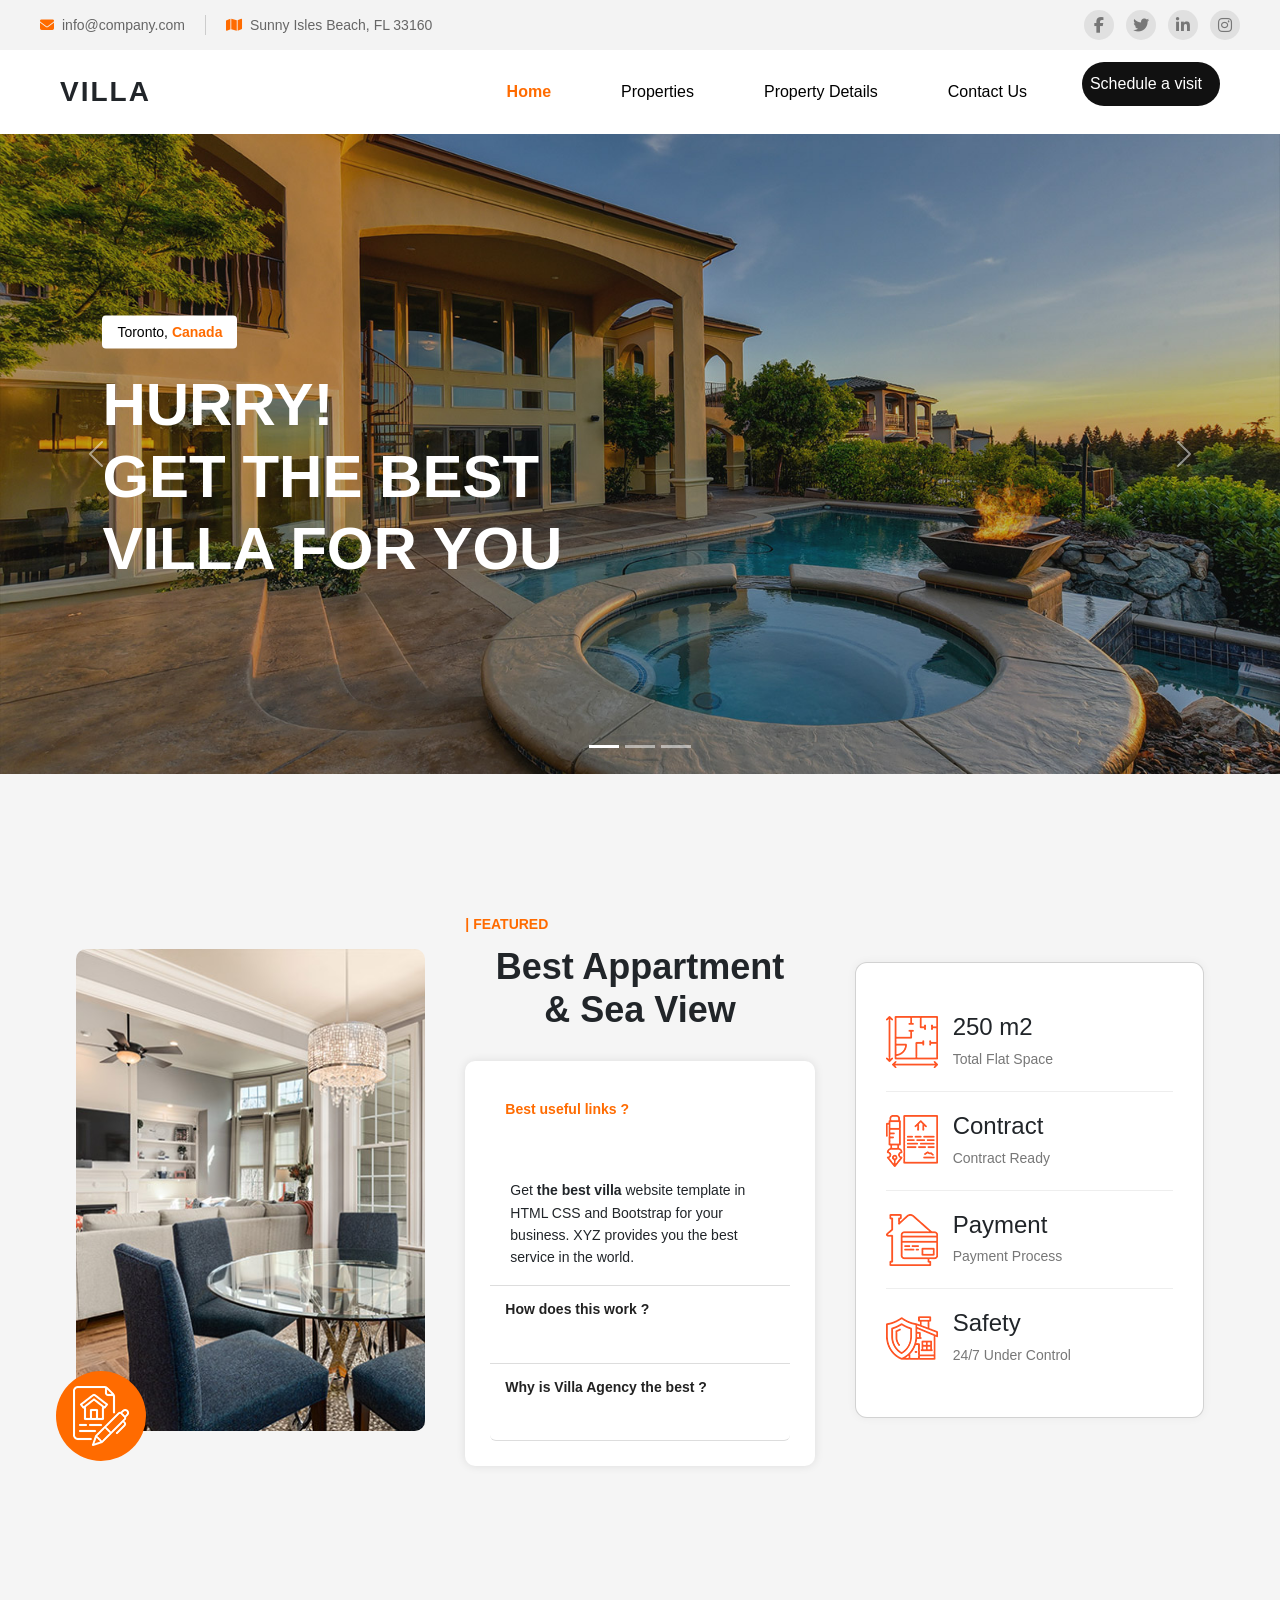
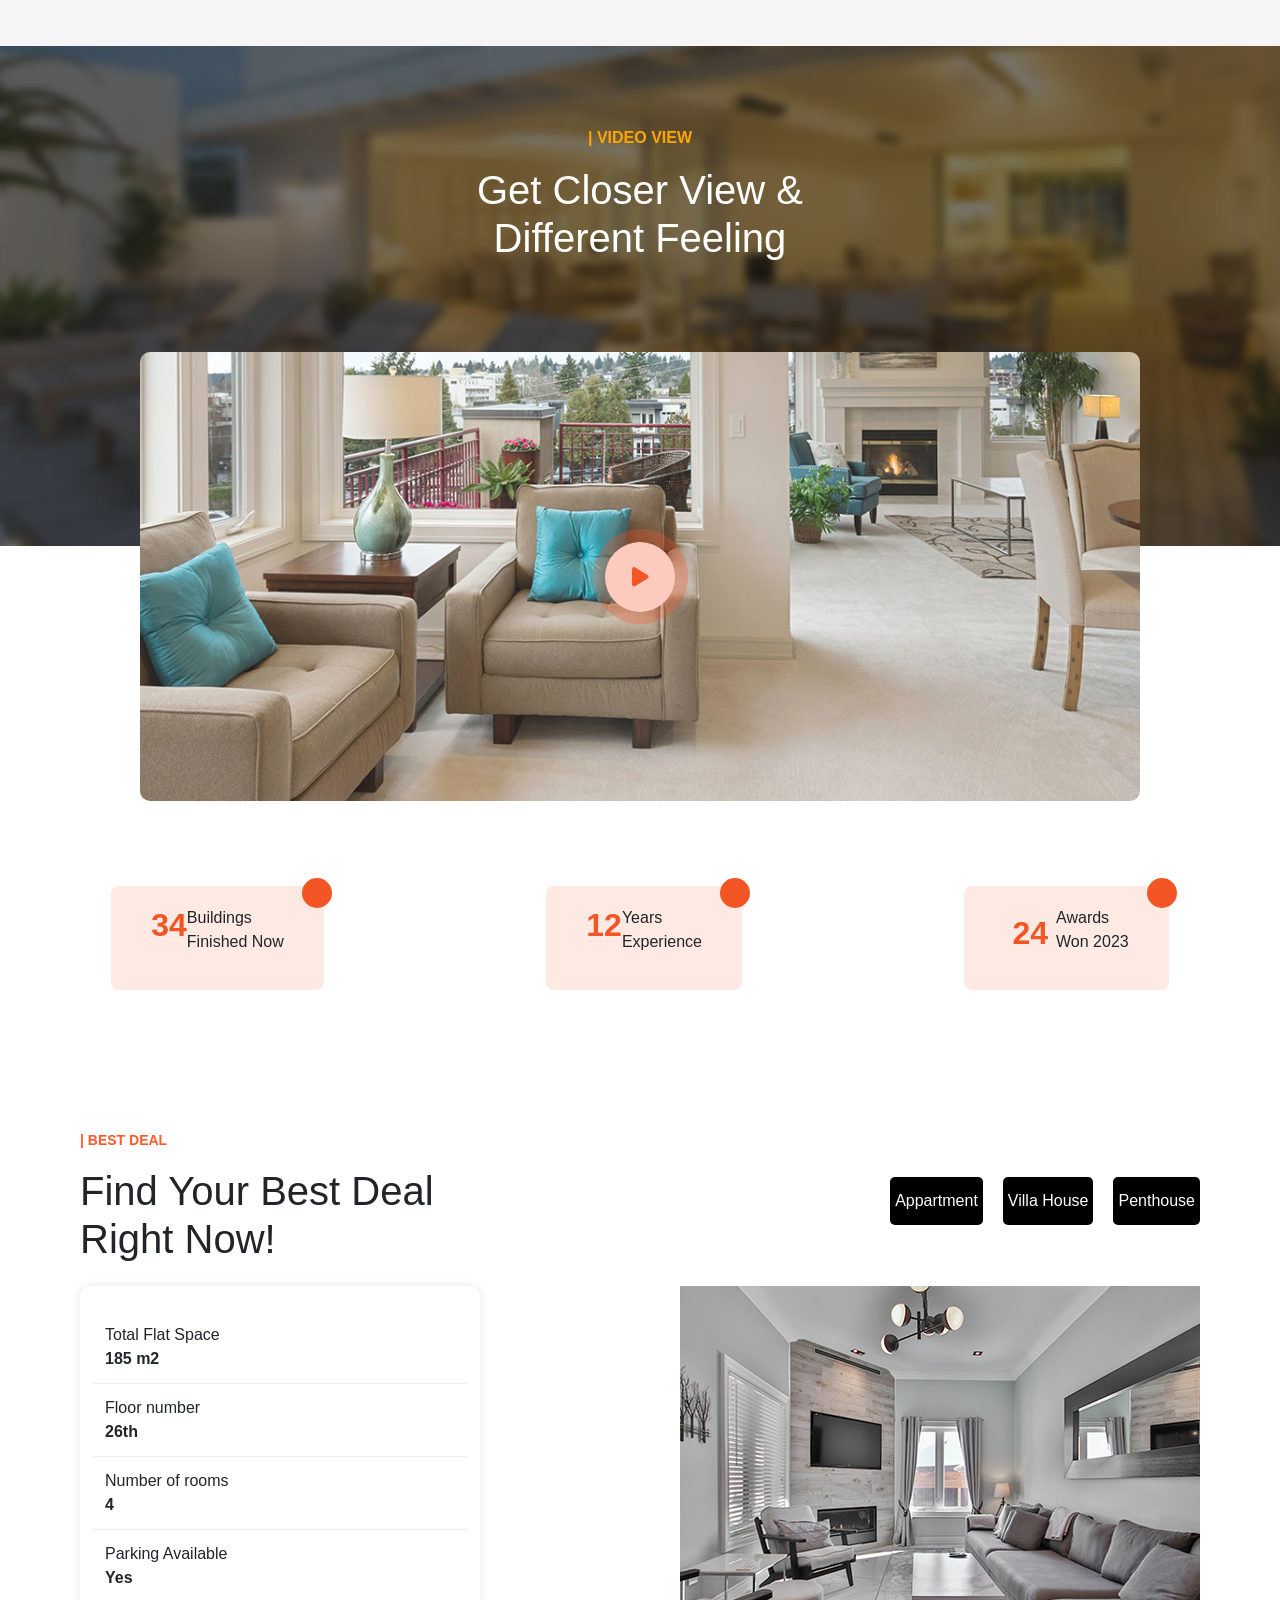
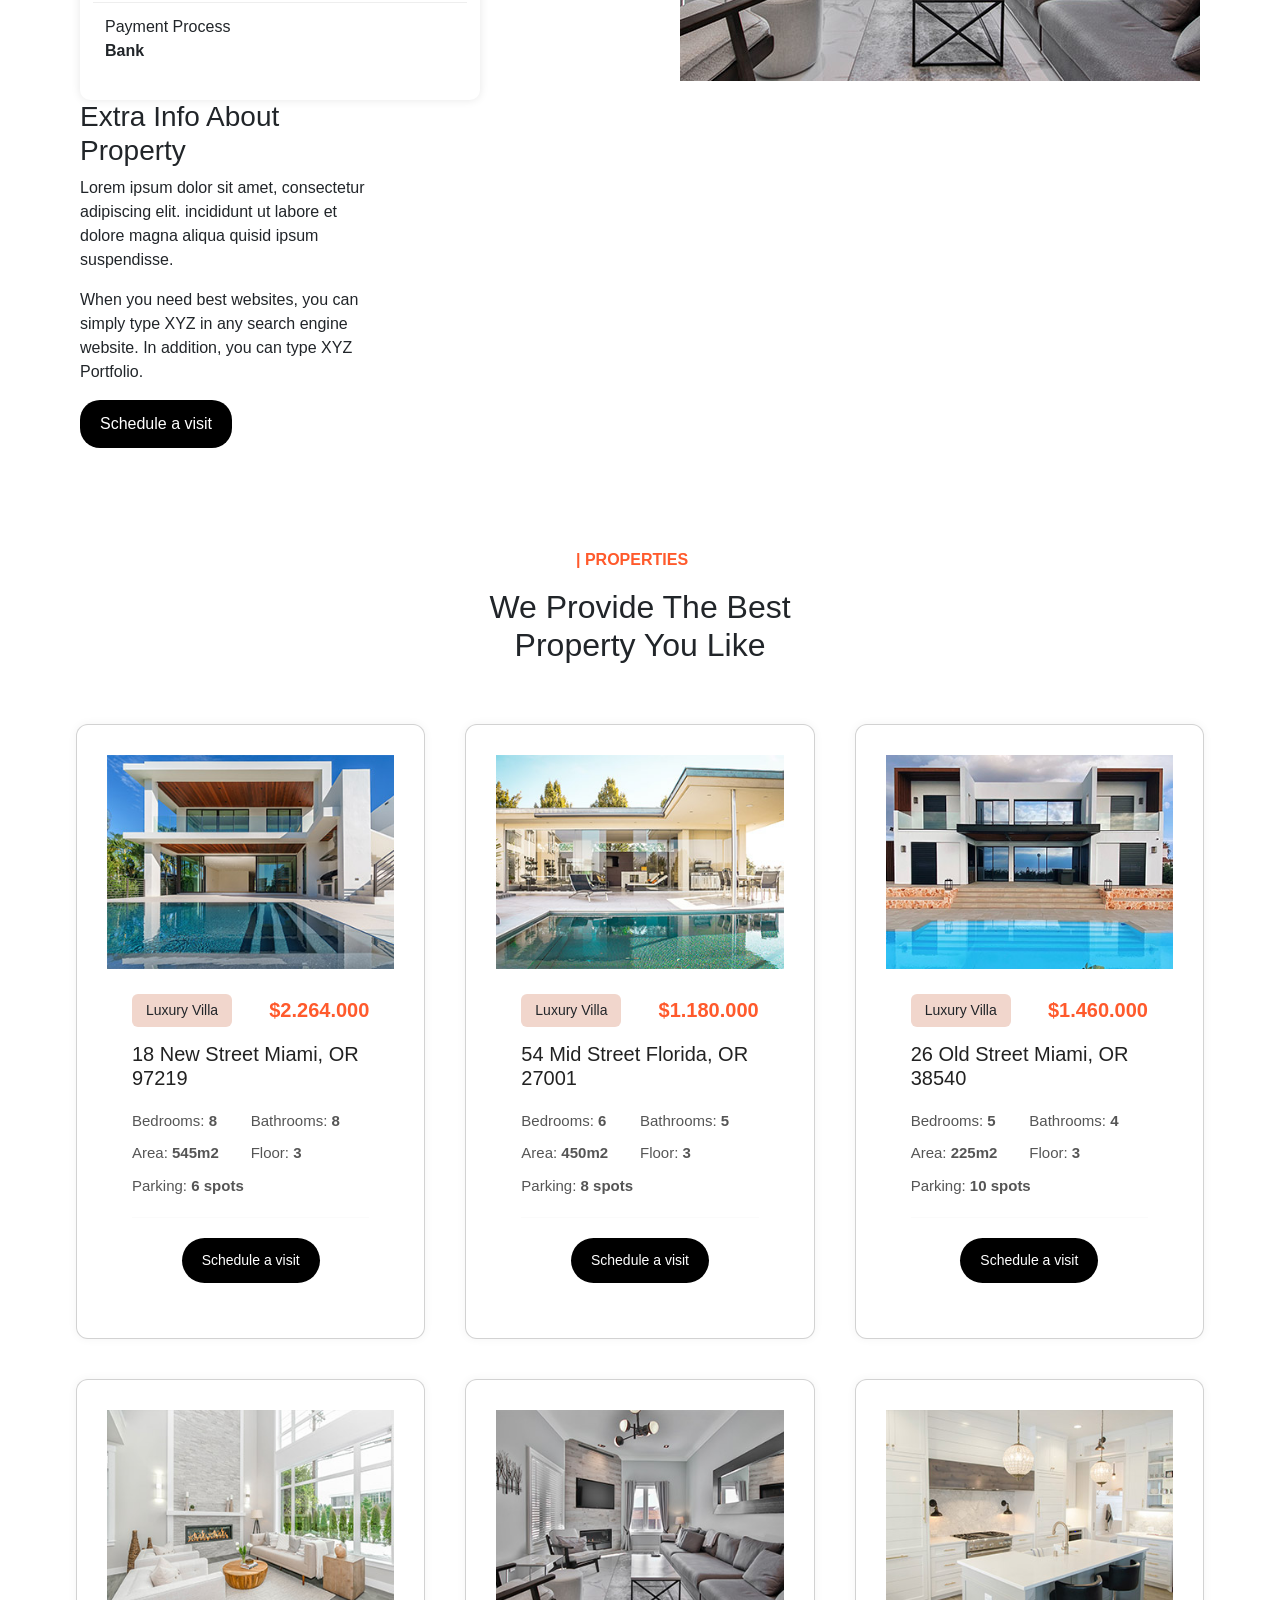
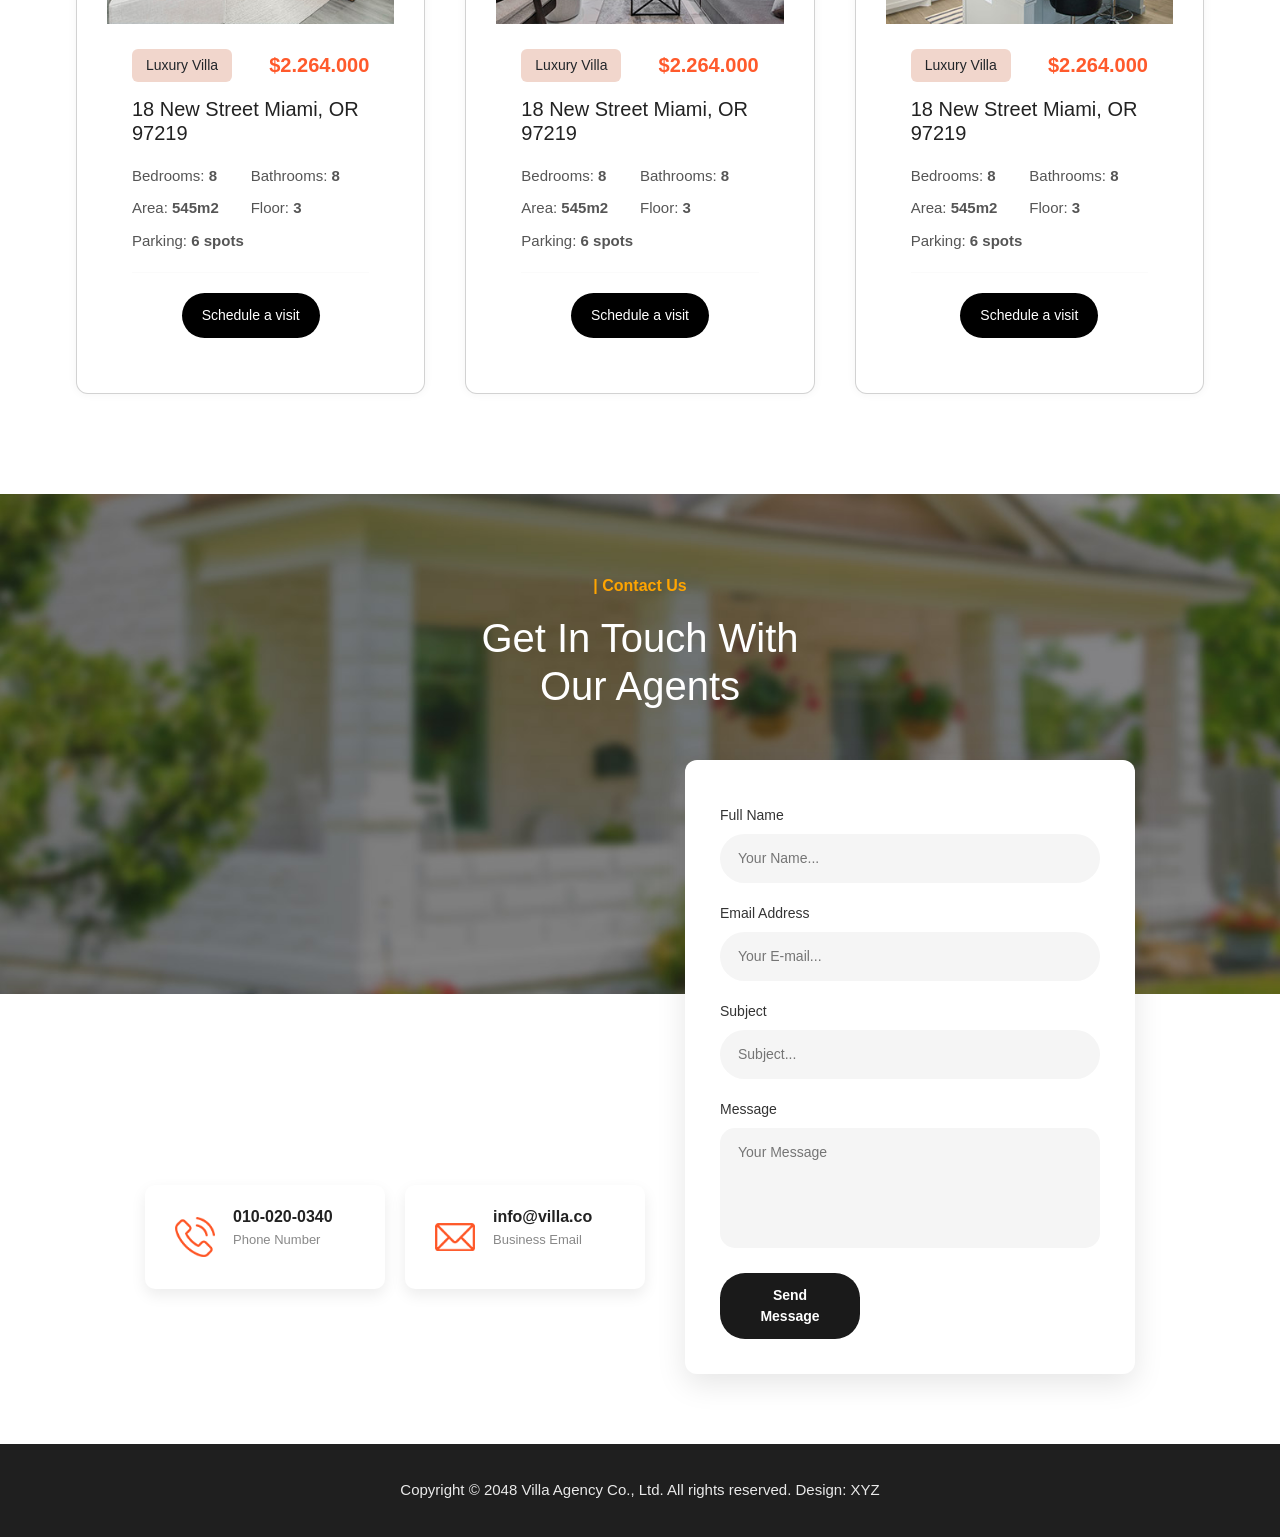
<file: index.html>
<!doctype html>
<html lang="en">

<head>
  <meta charset="UTF-8" />
  <meta name="viewport" content="width=device-width, initial-scale=1.0" />
  <title>VILLA-Home page</title>
  <link rel="stylesheet" href="https://cdn.jsdelivr.net/npm/bootstrap@5.3.8/dist/css/bootstrap.min.css" />
  <link rel="stylesheet" href="https://cdnjs.cloudflare.com/ajax/libs/font-awesome/6.5.0/css/all.min.css" />
  <link rel="stylesheet" href="styles.css" />

  <script src="https://cdn.jsdelivr.net/npm/bootstrap@5.3.8/dist/js/bootstrap.min.js"
    integrity="sha384-G/EV+4j2dNv+tEPo3++6LCgdCROaejBqfUeNjuKAiuXbjrxilcCdDz6ZAVfHWe1Y"
    crossorigin="anonymous"></script>
</head>

<body>
  <div class="top-navbar ">
    <div class="left-section">
      <div class="contact-item">
        <i class="fas fa-envelope"></i>
        <span>info@company.com</span>
      </div>

      <div class="divider"></div>

      <div class="contact-item">
        <i class="fas fa-map"></i>
        <span>Sunny Isles Beach, FL 33160</span>
      </div>
    </div>

    <div class="right-section">
      <a href="#"><i class="fab fa-facebook-f"></i></a>
      <a href="#"><i class="fab fa-twitter"></i></a>
      <a href="#"><i class="fab fa-linkedin-in"></i></a>
      <a href="#"><i class="fab fa-instagram"></i></a>
    </div>
  </div>
  <header class="main-header">
    <div class="logo">VILLA</div>

    <nav class="nav-menu">
      <a href="index.html" class="nav-menu nav-link active">Home</a>
      <a href="properties.html" class="nav-menu nav-link">Properties</a>
      <a href="property-details.html" class="nav-menu nav-link">Property Details</a>
      <a href="contact-us.html" class="nav-menu nav-link">Contact Us</a>

      <a href="#" class="schedule-btn"> Schedule a visit </a>
    </nav>
  </header>
  <div id="carouselExampleIndicators" class="carousel slide">
    <div class="carousel-indicators">
      <button type="button" data-bs-target="#carouselExampleIndicators" data-bs-slide-to="0" class="active"
        aria-current="true" aria-label="Slide 1"></button>
      <button type="button" data-bs-target="#carouselExampleIndicators" data-bs-slide-to="1"
        aria-label="Slide 2"></button>
      <button type="button" data-bs-target="#carouselExampleIndicators" data-bs-slide-to="2"
        aria-label="Slide 3"></button>
    </div>
    <div class="carousel-inner">
      <div class="carousel-item active position-relative">
        <img src="images/banner-01.jpg" class="d-block w-100" alt="Slide 1" />

        <div class="overlay"></div>

        <div class="carousel-caption text-start custom-caption">
          <span class="location-badge">
            Toronto, <span class="highlight">Canada</span>
          </span>

          <h1 class="banner-title">
            HURRY! <br />
            GET THE BEST <br />
            VILLA FOR YOU
          </h1>
        </div>
      </div>

      <div class="carousel-item position-relative">
        <img src="images/banner-02.jpg" class="d-block w-100" alt="Slide 2" />

        <div class="overlay"></div>

        <div class="carousel-caption text-start custom-caption">
          <span class="location-badge">
            Toronto, <span class="highlight">Canada</span>
          </span>

          <h1 class="banner-title">
            HURRY! <br />
            GET THE BEST <br />
            VILLA FOR YOU
          </h1>
        </div>
      </div>

      <div class="carousel-item position-relative">
        <img src="images/banner-03.jpg" class="d-block w-100" alt="Slide 3" />

        <div class="overlay"></div>

        <div class="carousel-caption text-start custom-caption">
          <span class="location-badge">
            Toronto, <span class="highlight">Canada</span>
          </span>

          <h1 class="banner-title">
            HURRY! <br />
            GET THE BEST <br />
            VILLA FOR YOU
          </h1>
        </div>
      </div>
    </div>
    <button class="carousel-control-prev" type="button" data-bs-target="#carouselExampleIndicators"
      data-bs-slide="prev">
      <span class="carousel-control-prev-icon" aria-hidden="true"></span>
      <span class="visually-hidden">Previous</span>
    </button>
    <button class="carousel-control-next" type="button" data-bs-target="#carouselExampleIndicators"
      data-bs-slide="next">
      <span class="carousel-control-next-icon" aria-hidden="true"></span>
      <span class="visually-hidden">Next</span>
    </button>
  </div>
  <section class="featured">
    <div class="container">
      <div class="left">
        <img src="images/featured.jpg" alt="featured" class="main-img" />

        <div class="floating-icon">
          <img src="images/featured-icon.png" alt="featured icon" />
        </div>
      </div>

      <div class="center">
        <p class="label">| FEATURED</p>

        <h2>
          Best Appartment <br />
          & Sea View
        </h2>

        <div class="info-box">

          <div class="accordion" id="featuredAccordion">

            <div class="accordion-item">
              <h2 class="accordion-header">
                <button class="accordion-button" type="button" data-bs-toggle="collapse" data-bs-target="#featureOne">

                  Best useful links ?
                </button>
              </h2>

              <div id="featureOne" class="accordion-collapse collapse show" data-bs-parent="#featuredAccordion">

                <div class="accordion-body">
                  Get <strong>the best villa</strong> website template in HTML CSS
                  and Bootstrap for your business. XYZ provides you the
                  best service in the world.
                </div>

              </div>
            </div>


            <div class="accordion-item">
              <h2 class="accordion-header">
                <button class="accordion-button collapsed" type="button" data-bs-toggle="collapse"
                  data-bs-target="#featureTwo">

                  How does this work ?
                </button>
              </h2>

              <div id="featureTwo" class="accordion-collapse collapse" data-bs-parent="#featuredAccordion">

                <div class="accordion-body">
                  This template is built using HTML, CSS and Bootstrap.
                  You can easily customize it for your real estate business.
                </div>

              </div>
            </div>


            <div class="accordion-item">
              <h2 class="accordion-header">
                <button class="accordion-button collapsed" type="button" data-bs-toggle="collapse"
                  data-bs-target="#featureThree">

                  Why is Villa Agency the best ?
                </button>
              </h2>

              <div id="featureThree" class="accordion-collapse collapse" data-bs-parent="#featuredAccordion">

                <div class="accordion-body">
                  Villa Agency provides high quality real estate services,
                  modern design templates and easy customization options.
                </div>

              </div>
            </div>

          </div>

        </div>
      </div>

      <div class="right">
        <div class="card">
          <div class="item">
            <img src="images/info-icon-01.png" alt="info-icon-01" />
            <div>
              <h4>250 m2</h4>
              <span>Total Flat Space</span>
            </div>
          </div>

          <div class="item">
            <img src="images/info-icon-02.png" alt="info-icon-02" />
            <div>
              <h4>Contract</h4>
              <span>Contract Ready</span>
            </div>
          </div>

          <div class="item">
            <img src="images/info-icon-03.png" alt="info-icon-03" />
            <div>
              <h4>Payment</h4>
              <span>Payment Process</span>
            </div>
          </div>

          <div class="item">
            <img src="images/info-icon-04.png" alt="info-icon-04" />
            <div>
              <h4>Safety</h4>
              <span>24/7 Under Control</span>
            </div>
          </div>
        </div>
      </div>
    </div>
  </section>

  <div class="video-section">
    <div class="title">
      <p class="small-title">| VIDEO VIEW</p>
      <h1 class="small-title-2">
        Get Closer View & <br />
        Different Feeling
      </h1>
    </div>

    <div class="video-box">
      <img src="images/video-frame.jpg" alt="video frame" />
      <div class="play-button">
        <i class="fas fa-play"></i>
      </div>
    </div>
  </div>

  <div class="stats">
    <div class="stat">
      <span class="dot"></span>
      <div class="stat-inform d-flex flex-row">
        <h2>34</h2>
        <p class="d-flex justify-content-between">
          Buildings
          <br />
          Finished Now
        </p>
      </div>
    </div>

    <div class="stat">
      <span class="dot"></span>
      <div class="stat-inform d-flex flex-row">
        <h2>12</h2>
        <p class="d-flex justify-content-between">
          Years
          <br />
          Experience
        </p>
      </div>
    </div>

    <div class="stat">
      <span class="dot"></span>
      <div class="stat-inform d-flex flex-row">
        <h2 class="m-2">24</h2>
        <p class="d-flex justify-content-between">
          Awards
          <br />
          Won 2023
        </p>
      </div>
    </div>
  </div>

  <div class="section">
    <div class="top">
      <div class="title">
        <p class="small">| BEST DEAL</p>
        <h1>Find Your Best Deal<br />Right Now!</h1>
      </div>

      <div class="buttons">
        <button>Appartment</button>
        <button>Villa House</button>
        <button>Penthouse</button>
      </div>
    </div>

    <div class="content">
      <div class="info-box">
        <div class="row">
          <span>Total Flat Space</span>
          <b>185 m2</b>
        </div>

        <div class="row">
          <span>Floor number</span>
          <b>26th</b>
        </div>

        <div class="row">
          <span>Number of rooms</span>
          <b>4</b>
        </div>

        <div class="row">
          <span>Parking Available</span>
          <b>Yes</b>
        </div>

        <div class="row">
          <span>Payment Process</span>
          <b>Bank</b>
        </div>
      </div>

      <div class="image deal">
        <img src="images/deal-01.jpg" />
      </div>

      <div class="extra">
        <h3>Extra Info About Property</h3>

        <p>
          Lorem ipsum dolor sit amet, consectetur adipiscing elit. incididunt
          ut labore et dolore magna aliqua quisid ipsum suspendisse.
        </p>

        <p>
          When you need best websites, you can simply type XYZ in any search
          engine website. In addition, you can type XYZ Portfolio.
        </p>

        <button class="visit">Schedule a visit</button>
      </div>
    </div>
  </div>

  <section class="Properties-card">
    <div class="Properties-title">
      <p class="small-heading">| PROPERTIES</p>
      <h2 class="small-heading-2">
        We Provide The Best<br />Property You Like
      </h2>
    </div>
    <div class="container">
      <!-- Card 1 -->
      <div class="card">
        <div class="image">
          <img src="images/property-01.jpg" alt="" />
        </div>

        <div class="card-body">
          <div class="top">
            <span class="tag">Luxury Villa</span>
            <span class="price">$2.264.000</span>
          </div>

          <h3>18 New Street Miami, OR 97219</h3>

          <div class="details">
            <span>Bedrooms: <b>8</b></span>
            <span>Bathrooms: <b>8</b></span>
            <span>Area: <b>545m2</b></span>
            <span>Floor: <b>3</b></span>
            <span>Parking: <b>6 spots</b></span>
          </div>

          <hr />

          <button class="card-bottons rounded-5">Schedule a visit</button>
        </div>
      </div>

      <!-- Card 2 -->
      <div class="card">
        <div class="image">
          <img src="images/property-02.jpg" alt="" />
        </div>

        <div class="card-body">
          <div class="top">
            <span class="tag">Luxury Villa</span>
            <span class="price">$1.180.000</span>
          </div>

          <h3>54 Mid Street Florida, OR 27001</h3>

          <div class="details">
            <span>Bedrooms: <b>6</b></span>
            <span>Bathrooms: <b>5</b></span>
            <span>Area: <b>450m2</b></span>
            <span>Floor: <b>3</b></span>
            <span>Parking: <b>8 spots</b></span>
          </div>

          <hr />

          <button class="card-bottons rounded-5">Schedule a visit</button>
        </div>
      </div>

      <!-- Card 3 -->
      <div class="card">
        <div class="image">
          <img src="images/property-03.jpg" alt="" />
        </div>

        <div class="card-body">
          <div class="top">
            <span class="tag">Luxury Villa</span>
            <span class="price">$1.460.000</span>
          </div>

          <h3>26 Old Street Miami, OR 38540</h3>

          <div class="details">
            <span>Bedrooms: <b>5</b></span>
            <span>Bathrooms: <b>4</b></span>
            <span>Area: <b>225m2</b></span>
            <span>Floor: <b>3</b></span>
            <span>Parking: <b>10 spots</b></span>
          </div>

          <hr />

          <button class="card-bottons rounded-5">Schedule a visit</button>
        </div>
      </div>
      <!-- Card 4 -->
      <div class="card">
        <div class="image">
          <img src="images/property-04.jpg" alt="" />
        </div>

        <div class="card-body">
          <div class="top">
            <span class="tag">Luxury Villa</span>
            <span class="price">$2.264.000</span>
          </div>

          <h3>18 New Street Miami, OR 97219</h3>

          <div class="details">
            <span>Bedrooms: <b>8</b></span>
            <span>Bathrooms: <b>8</b></span>
            <span>Area: <b>545m2</b></span>
            <span>Floor: <b>3</b></span>
            <span>Parking: <b>6 spots</b></span>
          </div>

          <hr />

          <button class="card-bottons rounded-5">Schedule a visit</button>
        </div>
      </div>
      <!-- Card 5 -->
      <div class="card">
        <div class="image">
          <img src="images/property-05.jpg" alt="" />
        </div>

        <div class="card-body">
          <div class="top">
            <span class="tag">Luxury Villa</span>
            <span class="price">$2.264.000</span>
          </div>

          <h3>18 New Street Miami, OR 97219</h3>

          <div class="details">
            <span>Bedrooms: <b>8</b></span>
            <span>Bathrooms: <b>8</b></span>
            <span>Area: <b>545m2</b></span>
            <span>Floor: <b>3</b></span>
            <span>Parking: <b>6 spots</b></span>
          </div>

          <hr />

          <button class="card-bottons rounded-5">Schedule a visit</button>
        </div>
      </div>
      <!-- Card 6 -->
      <div class="card">
        <div class="image">
          <img src="images/property-06.jpg" alt="" />
        </div>

        <div class="card-body">
          <div class="top">
            <span class="tag">Luxury Villa</span>
            <span class="price">$2.264.000</span>
          </div>

          <h3>18 New Street Miami, OR 97219</h3>

          <div class="details">
            <span>Bedrooms: <b>8</b></span>
            <span>Bathrooms: <b>8</b></span>
            <span>Area: <b>545m2</b></span>
            <span>Floor: <b>3</b></span>
            <span>Parking: <b>6 spots</b></span>
          </div>

          <hr />

          <button class="card-bottons rounded-5">Schedule a visit</button>
        </div>
      </div>
    </div>
  </section>

  <div class="contact-section">
    <div class="title">
      <p class="small-title">| Contact Us</p>
      <h1 class="small-title-2">
        Get In Touch With <br />
        Our Agents
      </h1>
    </div>
    <div class="contact-container">

      <div class="map-area">

        <div class="map-box">
          <iframe src="https://www.google.com/maps?q=Sunny+Isles+Beach&output=embed">
          </iframe>
        </div>

        <div class="contact-info">

          <div class="info-card">
            <img src="images/phone-icon.png" class="icon">

            <div class="info-text">
              <h3>010-020-0340</h3>
              <p>Phone Number</p>
            </div>
          </div>

          <div class="info-card">
            <img src="images/email-icon.png" class="icon">

            <div class="info-text">
              <h3>info@villa.co</h3>
              <p>Business Email</p>
            </div>
          </div>

        </div>

      </div>

      <div class="form-box">
        <form>
          <label>Full Name</label>
          <input type="text" placeholder="Your Name..." required>

          <label>Email Address</label>
          <input type="email" placeholder="Your E-mail..." required>

          <label>Subject</label>
          <input type="text" placeholder="Subject..." required>

          <label>Message</label>
          <textarea placeholder="Your Message"></textarea>

          <button type="submit">Send Message</button>
        </form>
      </div>

    </div>
  </div>



  <footer class="footer">
    <p>
      Copyright © 2048 Villa Agency Co., Ltd. All rights reserved.
      Design: XYZ
    </p>
  </footer>
</body>

</html>
</file>
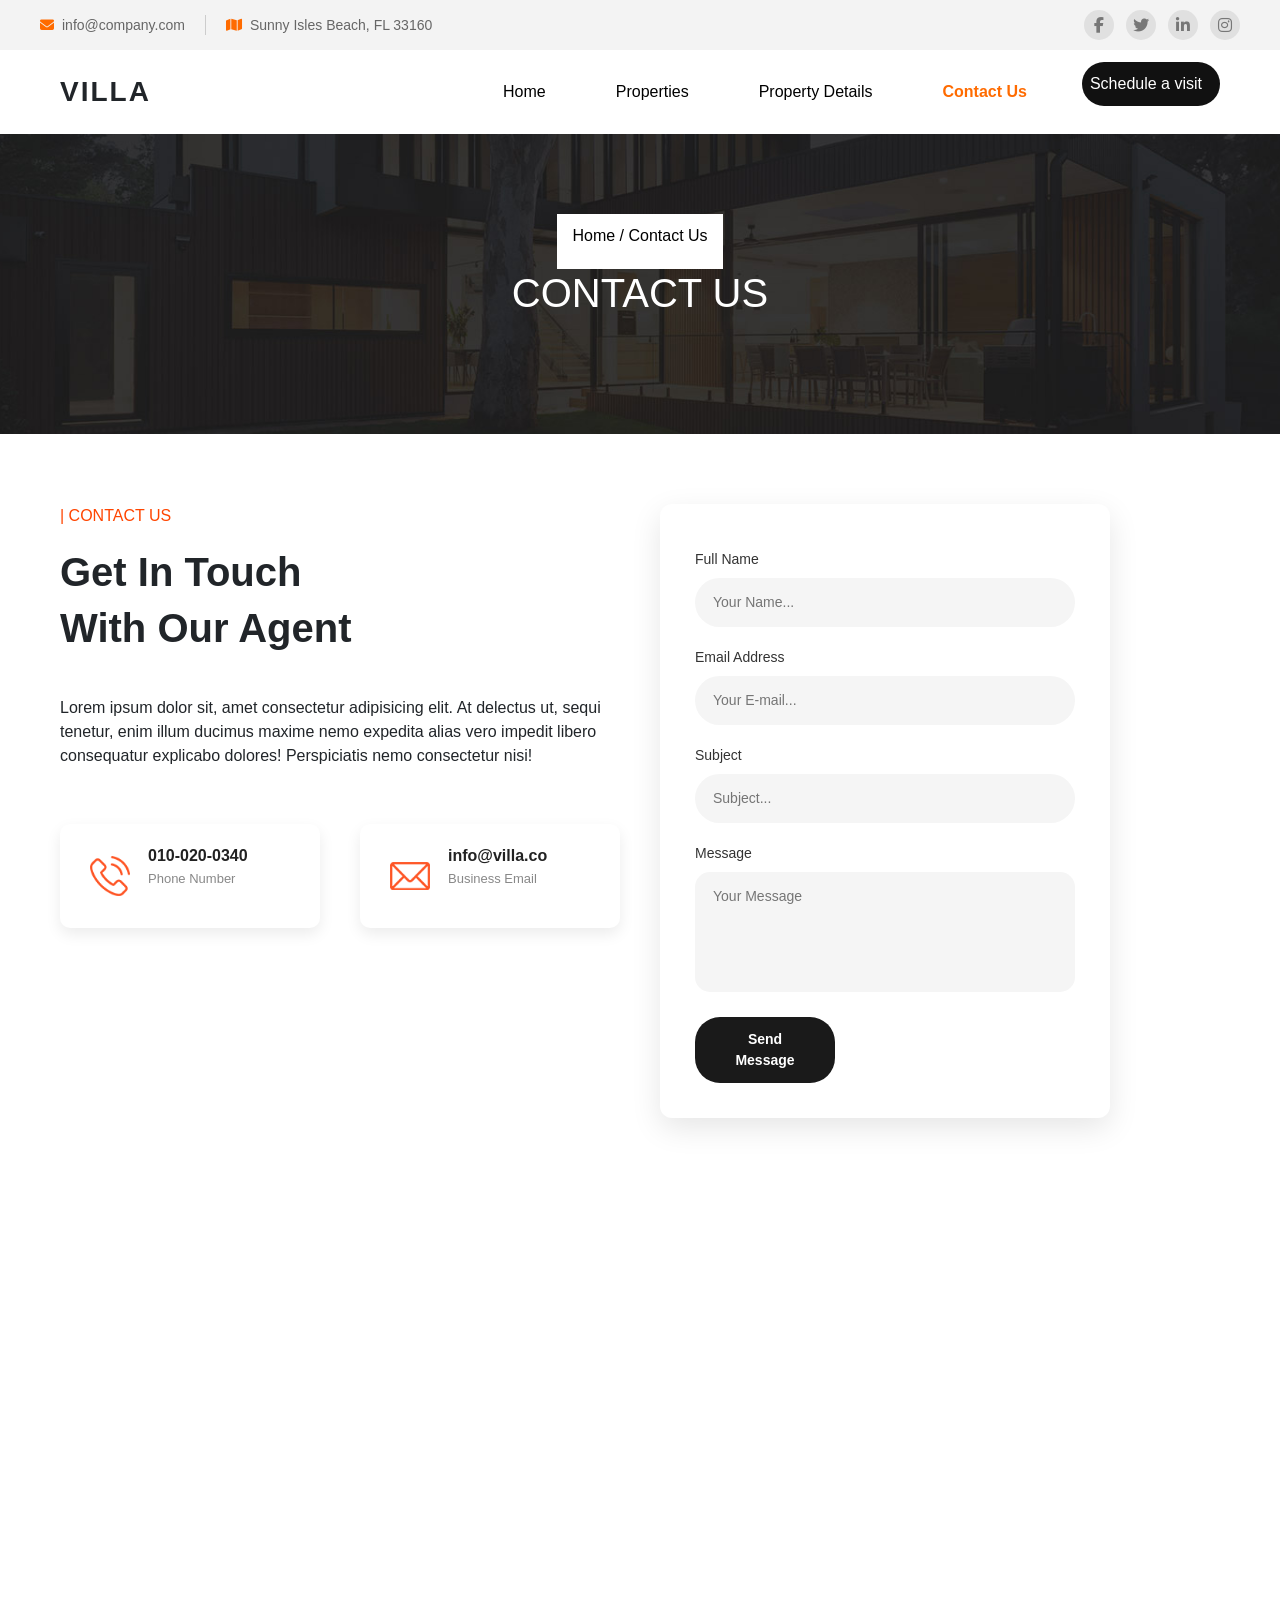
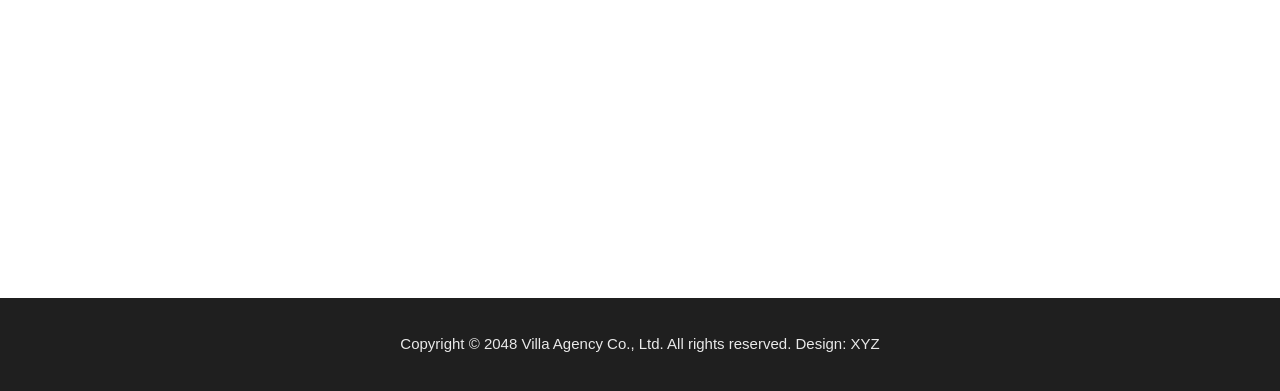
<file: contact-us.html>
<!DOCTYPE html>
<html lang="en">

<head>
  <meta charset="UTF-8">
  <meta name="viewport" content="width=device-width, initial-scale=1.0">
  <title>Contact Us</title>
  <link rel="stylesheet" href="https://cdn.jsdelivr.net/npm/bootstrap@5.3.8/dist/css/bootstrap.min.css" />
  <link rel="stylesheet" href="https://cdnjs.cloudflare.com/ajax/libs/font-awesome/6.5.0/css/all.min.css" />
  <link rel="stylesheet" href="styles.css" />

  <script src="https://cdn.jsdelivr.net/npm/bootstrap@5.3.8/dist/js/bootstrap.min.js"
    integrity="sha384-G/EV+4j2dNv+tEPo3++6LCgdCROaejBqfUeNjuKAiuXbjrxilcCdDz6ZAVfHWe1Y"
    crossorigin="anonymous"></script>
</head>

<body>
  <div class="top-navbar">
    <div class="left-section">
      <div class="contact-item">
        <i class="fas fa-envelope"></i>
        <span>info@company.com</span>
      </div>

      <div class="divider"></div>

      <div class="contact-item">
        <i class="fas fa-map"></i>
        <span>Sunny Isles Beach, FL 33160</span>
      </div>
    </div>

    <div class="right-section">
      <a href="#"><i class="fab fa-facebook-f"></i></a>
      <a href="#"><i class="fab fa-twitter"></i></a>
      <a href="#"><i class="fab fa-linkedin-in"></i></a>
      <a href="#"><i class="fab fa-instagram"></i></a>
    </div>
  </div>
  <header class="main-header">
    <div class="logo">VILLA</div>

    <nav class="nav-menu">
      <a href="index.html" class="nav-menu nav-link">Home</a>
      <a href="properties.html" class="nav-menu nav-link">Properties</a>
      <a href="property-details.html" class="nav-menu nav-link">Property Details</a>
      <a href="contact-us.html" class="nav-menu nav-link active">Contact Us</a>

      <a href="#" class="schedule-btn"> Schedule a visit </a>
    </nav>
  </header>
  <div class="bg-section" style="margin-bottom: 30px;">
    <div class="second-pageheading">
      <p>Home / Contact Us</p>
    </div>
    <div class="banner-title2">
      <h1>CONTACT US</h1>
    </div>
  </div>
<div class="parent-con">

  <!-- LEFT CONTENT -->
  <div class="child1-con">
    <p class="title-con">| CONTACT US</p>

    <h2 class="subtitle-con">
      Get In Touch <br>
      With Our Agent
    </h2>

    <p>
      Lorem ipsum dolor sit, amet consectetur adipisicing elit. At delectus ut,
      sequi tenetur, enim illum ducimus maxime nemo expedita alias vero impedit
      libero consequatur explicabo dolores! Perspiciatis nemo consectetur nisi!
    </p>

    <div class="info-phone-email-con">
      <div class="contact-info-con">

        <div class="info-card">
          <img src="images/phone-icon.png" class="icon" />
          <div class="info-text">
            <h3>010-020-0340</h3>
            <p>Phone Number</p>
          </div>
        </div>

        <div class="info-card">
          <img src="images/email-icon.png" class="icon" />
          <div class="info-text">
            <h3>info@villa.co</h3>
            <p>Business Email</p>
          </div>
        </div>

      </div>
    </div>
  </div>


  <!-- RIGHT FORM -->
  <div class="child2-con">
    <div class="form-box">
      <form>
        <label>Full Name</label>
        <input type="text" placeholder="Your Name..." required />

        <label>Email Address</label>
        <input type="email" placeholder="Your E-mail..." required />

        <label>Subject</label>
        <input type="text" placeholder="Subject..." required />

        <label>Message</label>
        <textarea placeholder="Your Message"></textarea>

        <button type="submit">Send Message</button>
      </form>
    </div>
  </div>

</div>
    <div class="map-container">
  <iframe 
    src="https://www.google.com/maps?q=Sunny+Isles+Beach&output=embed"
    width="100%" 
    height="500"
    style="border:0;"
    allowfullscreen=""
    loading="lazy">
  </iframe>
</div>
    <footer class="footer-con">
      <p>
        Copyright © 2048 Villa Agency Co., Ltd. All rights reserved.
        Design: XYZ
      </p>
    </footer>
</body>

</html>
</file>
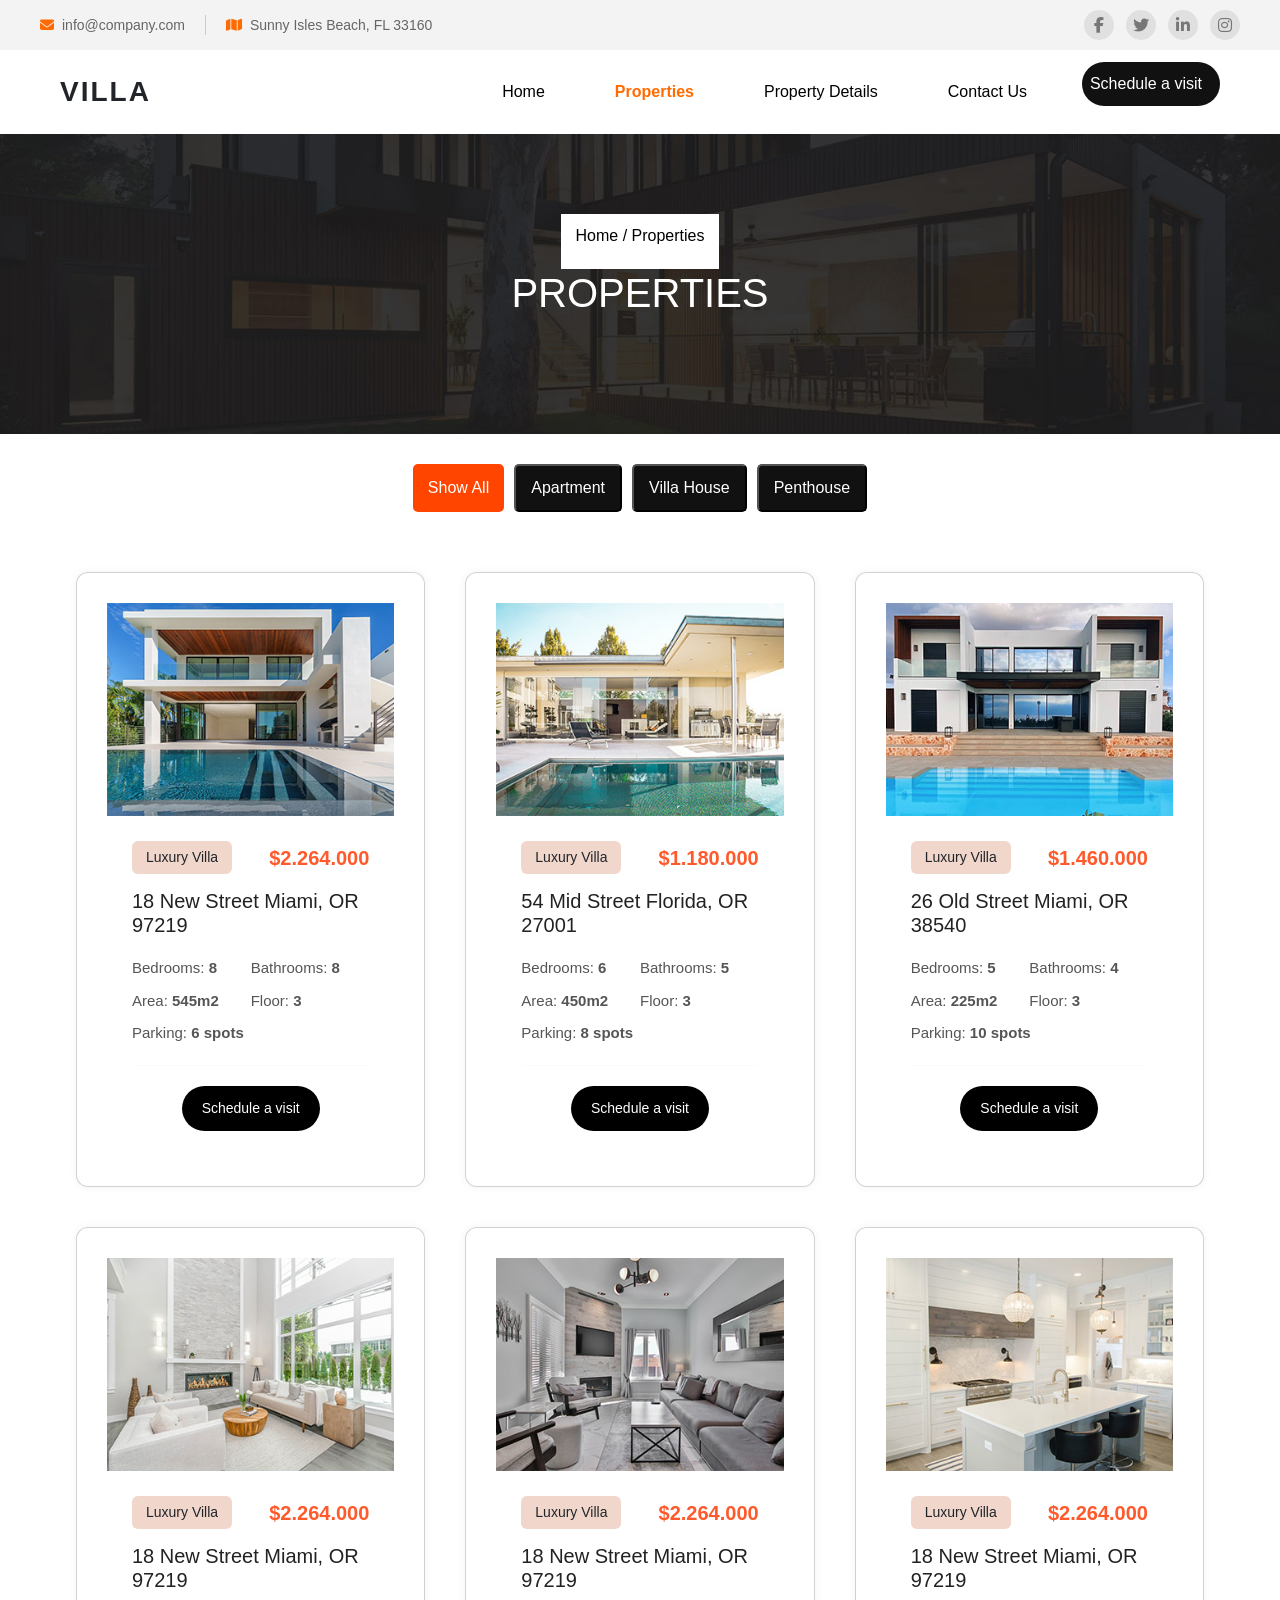
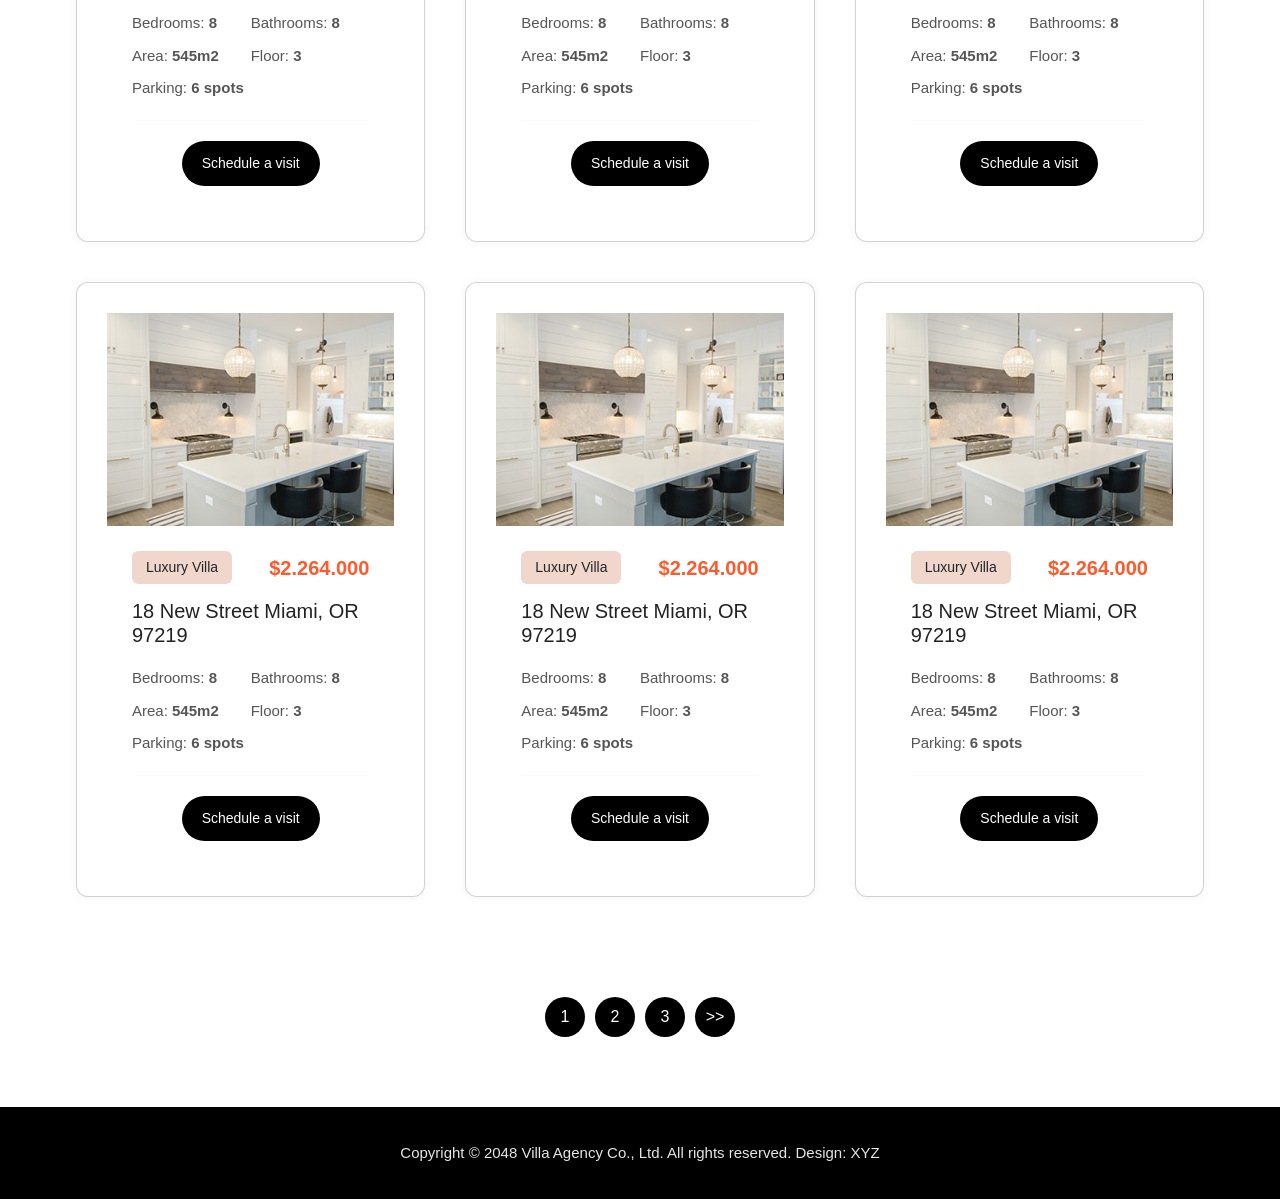
<file: properties.html>
<!DOCTYPE html>
<html lang="en">
<head>
    <meta charset="UTF-8">
    <meta name="viewport" content="width=device-width, initial-scale=1.0">
    <title>Properties</title>
    <link
      rel="stylesheet"
      href="https://cdn.jsdelivr.net/npm/bootstrap@5.3.8/dist/css/bootstrap.min.css"
    />
    <link
      rel="stylesheet"
      href="https://cdnjs.cloudflare.com/ajax/libs/font-awesome/6.5.0/css/all.min.css"
    />
    <link rel="stylesheet" href="styles.css">
    
</head>
<body>
    <div class="top-navbar">
      <div class="left-section">
        <div class="contact-item">
          <i class="fas fa-envelope"></i>
          <span>info@company.com</span>
        </div>

        <div class="divider"></div>

        <div class="contact-item">
          <i class="fas fa-map"></i>
          <span>Sunny Isles Beach, FL 33160</span>
        </div>
      </div>

      <div class="right-section">
        <a href="#"><i class="fab fa-facebook-f"></i></a>
        <a href="#"><i class="fab fa-twitter"></i></a>
        <a href="#"><i class="fab fa-linkedin-in"></i></a>
        <a href="#"><i class="fab fa-instagram"></i></a>
      </div>
    </div>
    <div>
    <header class="main-header">
      <div class="logo">VILLA</div>

      <nav class="nav-menu">
        <a href="index.html" class="nav-menu nav-link">Home</a>
        <a href="properties.html" class="nav-menu nav-link active">Properties</a>
        <a href="property-details.html" class="nav-menu nav-link">Property Details</a>
        <a href="contact-us.html" class="nav-menu nav-link">Contact Us</a>

        <a href="#" class="schedule-btn"> Schedule a visit </a>
      </nav>
      </div>
    </header>

    <div class="bg-section" style="margin-bottom: 30px;">
        <div class="second-pageheading">
          <p>Home / Properties</p>
        </div>
        <div class="banner-title2">
          <h1>PROPERTIES</h1>
        </div>
    </div>
    <section>
        <div class="proper-buttton" style="display: flex;justify-content: center;gap: 10px;">
            <button class="button-proper">Show All</button>
            <button class="pro-button">Apartment</button>
            <button class="pro-button">Villa House</button>
            <button class="pro-button">Penthouse</button>
        </div>

        <div class="container">
        <!-- Card 1 -->
        <div class="card">
          <div class="image">
            <img src="images/property-01.jpg" alt="" />
          </div>

          <div class="card-body">
            <div class="top">
              <span class="tag">Luxury Villa</span>
              <span class="price">$2.264.000</span>
            </div>

            <h3>18 New Street Miami, OR 97219</h3>

            <div class="details">
              <span>Bedrooms: <b>8</b></span>
              <span>Bathrooms: <b>8</b></span>
              <span>Area: <b>545m2</b></span>
              <span>Floor: <b>3</b></span>
              <span>Parking: <b>6 spots</b></span>
            </div>

            <hr />

            <button class="card-bottons rounded-5">Schedule a visit</button>
          </div>
        </div>

        <!-- Card 2 -->
        <div class="card">
          <div class="image">
            <img src="images/property-02.jpg" alt="" />
          </div>

          <div class="card-body">
            <div class="top">
              <span class="tag">Luxury Villa</span>
              <span class="price">$1.180.000</span>
            </div>

            <h3>54 Mid Street Florida, OR 27001</h3>

            <div class="details">
              <span>Bedrooms: <b>6</b></span>
              <span>Bathrooms: <b>5</b></span>
              <span>Area: <b>450m2</b></span>
              <span>Floor: <b>3</b></span>
              <span>Parking: <b>8 spots</b></span>
            </div>

            <hr />

            <button class="card-bottons rounded-5">Schedule a visit</button>
          </div>
        </div>

        <!-- Card 3 -->
        <div class="card">
          <div class="image">
            <img src="images/property-03.jpg" alt="" />
          </div>

          <div class="card-body">
            <div class="top">
              <span class="tag">Luxury Villa</span>
              <span class="price">$1.460.000</span>
            </div>

            <h3>26 Old Street Miami, OR 38540</h3>

            <div class="details">
              <span>Bedrooms: <b>5</b></span>
              <span>Bathrooms: <b>4</b></span>
              <span>Area: <b>225m2</b></span>
              <span>Floor: <b>3</b></span>
              <span>Parking: <b>10 spots</b></span>
            </div>

            <hr />

            <button class="card-bottons rounded-5">Schedule a visit</button>
          </div>
        </div>
        <!-- Card 4 -->
        <div class="card">
          <div class="image">
            <img src="images/property-04.jpg" alt="" />
          </div>

          <div class="card-body">
            <div class="top">
              <span class="tag">Luxury Villa</span>
              <span class="price">$2.264.000</span>
            </div>

            <h3>18 New Street Miami, OR 97219</h3>

            <div class="details">
              <span>Bedrooms: <b>8</b></span>
              <span>Bathrooms: <b>8</b></span>
              <span>Area: <b>545m2</b></span>
              <span>Floor: <b>3</b></span>
              <span>Parking: <b>6 spots</b></span>
            </div>

            <hr />

            <button class="card-bottons rounded-5">Schedule a visit</button>
          </div>
        </div>
        <!-- Card 5 -->
        <div class="card">
          <div class="image">
            <img src="images/property-05.jpg" alt="" />
          </div>

          <div class="card-body">
            <div class="top">
              <span class="tag">Luxury Villa</span>
              <span class="price">$2.264.000</span>
            </div>

            <h3>18 New Street Miami, OR 97219</h3>

            <div class="details">
              <span>Bedrooms: <b>8</b></span>
              <span>Bathrooms: <b>8</b></span>
              <span>Area: <b>545m2</b></span>
              <span>Floor: <b>3</b></span>
              <span>Parking: <b>6 spots</b></span>
            </div>

            <hr />

           <button class="card-bottons rounded-5">Schedule a visit</button>
          </div>
        </div>
        <!-- Card 6 -->
        <div class="card">
          <div class="image">
            <img src="images/property-06.jpg" alt="" />
          </div>

          <div class="card-body">
            <div class="top">
              <span class="tag">Luxury Villa</span>
              <span class="price">$2.264.000</span>
            </div>

            <h3>18 New Street Miami, OR 97219</h3>

            <div class="details">
              <span>Bedrooms: <b>8</b></span>
              <span>Bathrooms: <b>8</b></span>
              <span>Area: <b>545m2</b></span>
              <span>Floor: <b>3</b></span>
              <span>Parking: <b>6 spots</b></span>
            </div>

            <hr />

            <button class="card-bottons rounded-5">Schedule a visit</button>
          </div>
        </div>
        <!-- Card 7 -->
        <div class="card">
          <div class="image">
            <img src="images/property-06.jpg" alt="" />
          </div>

          <div class="card-body">
            <div class="top">
              <span class="tag">Luxury Villa</span>
              <span class="price">$2.264.000</span>
            </div>

            <h3>18 New Street Miami, OR 97219</h3>

            <div class="details">
              <span>Bedrooms: <b>8</b></span>
              <span>Bathrooms: <b>8</b></span>
              <span>Area: <b>545m2</b></span>
              <span>Floor: <b>3</b></span>
              <span>Parking: <b>6 spots</b></span>
            </div>

            <hr />

            <button class="card-bottons rounded-5">Schedule a visit</button>
          </div>
        </div>
        <!-- Card 8 -->
        <div class="card">
          <div class="image">
            <img src="images/property-06.jpg" alt="" />
          </div>

          <div class="card-body">
            <div class="top">
              <span class="tag">Luxury Villa</span>
              <span class="price">$2.264.000</span>
            </div>

            <h3>18 New Street Miami, OR 97219</h3>

            <div class="details">
              <span>Bedrooms: <b>8</b></span>
              <span>Bathrooms: <b>8</b></span>
              <span>Area: <b>545m2</b></span>
              <span>Floor: <b>3</b></span>
              <span>Parking: <b>6 spots</b></span>
            </div>

            <hr />

            <button class="card-bottons rounded-5">Schedule a visit</button>
          </div>
        </div>
        <!-- Card 9 -->
        <div class="card">
          <div class="image">
            <img src="images/property-06.jpg" alt="" />
          </div>

          <div class="card-body">
            <div class="top">
              <span class="tag">Luxury Villa</span>
              <span class="price">$2.264.000</span>
            </div>

            <h3>18 New Street Miami, OR 97219</h3>

            <div class="details">
              <span>Bedrooms: <b>8</b></span>
              <span>Bathrooms: <b>8</b></span>
              <span>Area: <b>545m2</b></span>
              <span>Floor: <b>3</b></span>
              <span>Parking: <b>6 spots</b></span>
            </div>

            <hr />

            <button class="card-bottons rounded-5">Schedule a visit</button>
          </div>
        </div>
      </div>
    </section>
    <div class="page-number" style="display: flex;justify-content: center;gap: 10px;">
      <button class="pro-buttons">1</button>
      <button class="pro-buttons">2</button>
      <button class="pro-buttons">3</button>
      <button class="pro-buttons">>></button>
    </div>

     <footer class="footer-pro">
      <p>
        Copyright © 2048 Villa Agency Co., Ltd. All rights reserved.
        Design: XYZ
     </p>
    </footer>
     
</body>
</html>
</file>
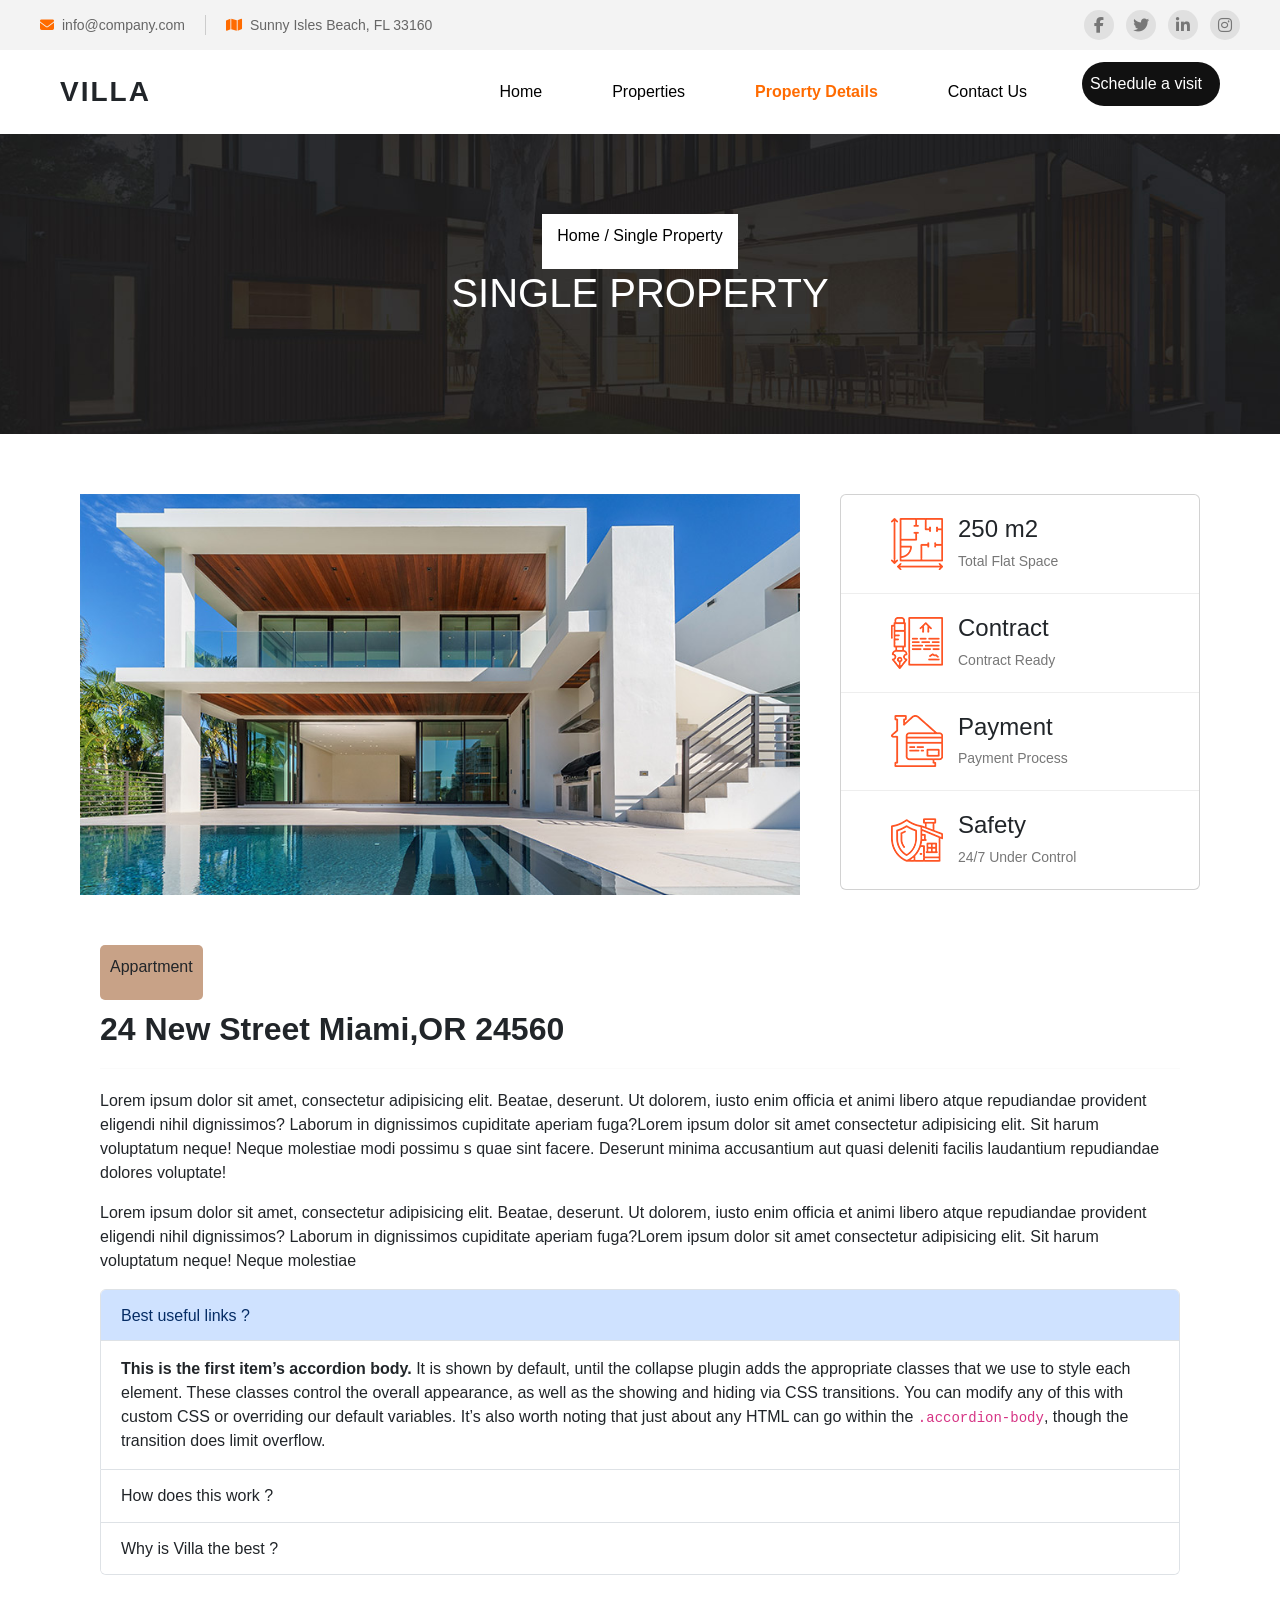
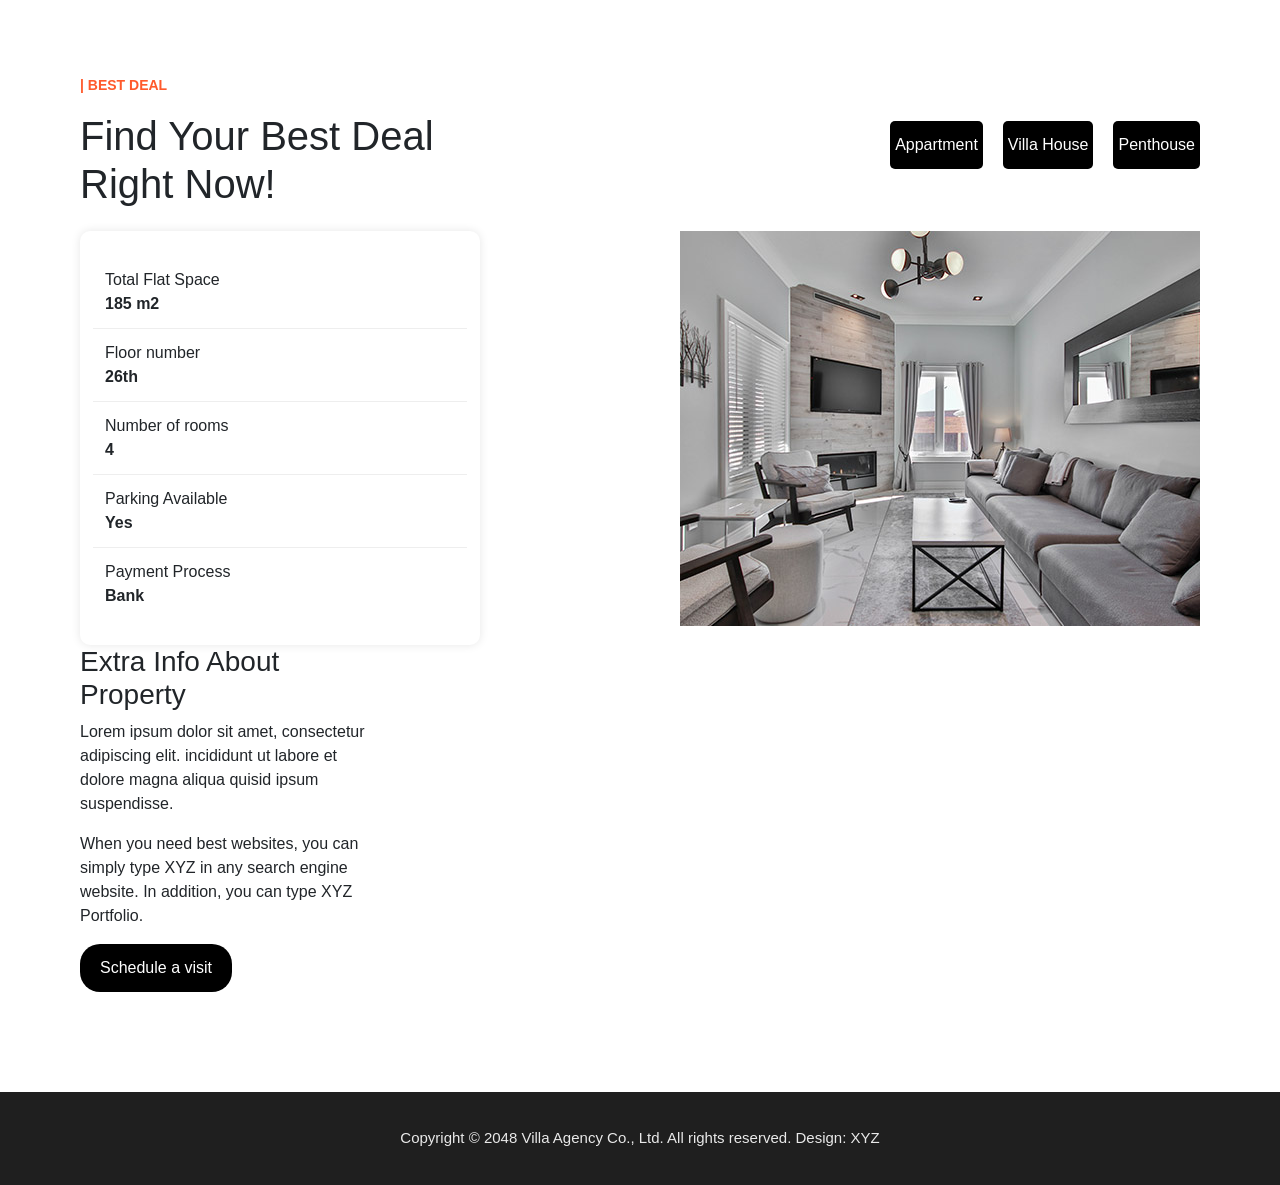
<file: property-details.html>
<!DOCTYPE html>
<html lang="en">

<head>
  <meta charset="UTF-8">
  <meta name="viewport" content="width=device-width, initial-scale=1.0">
  <title>Property Details</title>
  <link rel="stylesheet" href="https://cdn.jsdelivr.net/npm/bootstrap@5.3.3/dist/css/bootstrap.min.css">
  <link rel="stylesheet" href="https://cdnjs.cloudflare.com/ajax/libs/font-awesome/6.5.0/css/all.min.css">
  <link rel="stylesheet" href="styles.css">

  <script src="https://cdn.jsdelivr.net/npm/bootstrap@5.3.8/dist/js/bootstrap.min.js"
    integrity="sha384-G/EV+4j2dNv+tEPo3++6LCgdCROaejBqfUeNjuKAiuXbjrxilcCdDz6ZAVfHWe1Y"
    crossorigin="anonymous"></script>
</head>

<body>
  <div class="top-navbar">
    <div class="left-section">
      <div class="contact-item">
        <i class="fas fa-envelope"></i>
        <span>info@company.com</span>
      </div>

      <div class="divider"></div>

      <div class="contact-item">
        <i class="fas fa-map"></i>
        <span>Sunny Isles Beach, FL 33160</span>
      </div>
    </div>

    <div class="right-section">
      <a href="#"><i class="fab fa-facebook-f"></i></a>
      <a href="#"><i class="fab fa-twitter"></i></a>
      <a href="#"><i class="fab fa-linkedin-in"></i></a>
      <a href="#"><i class="fab fa-instagram"></i></a>
    </div>
  </div>
  <div>
    <header class="main-header">
      <div class="logo">VILLA</div>

      <nav class="nav-menu">
        <a href="index.html" class="nav-menu nav-link">Home</a>
        <a href="properties.html" class="nav-menu nav-link">Properties</a>
        <a href="property-details.html" class="nav-menu nav-link active">Property Details</a>
        <a href="contact-us.html" class="nav-menu nav-link">Contact Us</a>

        <a href="#" class="schedule-btn"> Schedule a visit </a>
      </nav>
  </div>

  <div class="bg-section" style="margin-bottom: 30px;">
    <div class="second-pageheading">
      <p>Home / Single Property</p>
    </div>
    <div class="banner-title2">
      <h1>SINGLE PROPERTY</h1>
    </div>
  </div>

  <section class="featured-single">
    <div class="container-single">
      <div class="left">
        <img src="images/single-property.jpg" alt="featured" class="main-img-single" />
      </div>

      <div class="right">
          <div class="card">
            <div class="item">
              <img src="images/info-icon-01.png" alt="info-icon-01" />
              <div>
                <h4>250 m2</h4>
                <span>Total Flat Space</span>
              </div>
            </div>

            <div class="item">
              <img src="images/info-icon-02.png" alt="info-icon-02" />
              <div>
                <h4>Contract</h4>
                <span>Contract Ready</span>
              </div>
            </div>

            <div class="item">
              <img src="images/info-icon-03.png" alt="info-icon-03" />
              <div>
                <h4>Payment</h4>
                <span>Payment Process</span>
              </div>
            </div>

            <div class="item">
              <img src="images/info-icon-04.png" alt="info-icon-04" />
              <div>
                <h4>Safety</h4>
                <span>24/7 Under Control</span>
              </div>
            </div>
          </div>
        </div>
  </section>
  <section class="head-single">
    <div class="single-app">
      <p>Appartment</p>
    </div>
    <div class="single-add">
      <h2 style="text-align: left;">24 New Street Miami,OR 24560</h2>
    </div>
    <hr>
    <div>
      <p>Lorem ipsum dolor sit amet, consectetur adipisicing elit. Beatae, deserunt. Ut dolorem, iusto enim officia
        et animi libero atque repudiandae provident eligendi nihil dignissimos? Laborum in dignissimos cupiditate
        aperiam
        fuga?Lorem ipsum dolor sit amet consectetur adipisicing elit. Sit harum voluptatum neque! Neque molestiae modi
        possimu
        s quae sint facere. Deserunt minima accusantium aut quasi deleniti facilis laudantium repudiandae dolores
        voluptate!
      </p>
      <p>
        Lorem ipsum dolor sit amet, consectetur adipisicing elit. Beatae, deserunt. Ut dolorem, iusto enim officia
        et animi libero atque repudiandae provident eligendi nihil dignissimos? Laborum in dignissimos cupiditate
        aperiam
        fuga?Lorem ipsum dolor sit amet consectetur adipisicing elit. Sit harum voluptatum neque! Neque molestiae

      </p>
      <div class="accordion" id="accordionExample">
        <div class="accordion-item">
          <h2 class="accordion-header">
            <button class="accordion-button" type="button" data-bs-toggle="collapse" data-bs-target="#collapseOne"
              aria-expanded="true" aria-controls="collapseOne">
              Best useful links ?
            </button>
          </h2>
          <div id="collapseOne" class="accordion-collapse collapse show" data-bs-parent="#accordionExample">
            <div class="accordion-body">
              <strong>This is the first item’s accordion body.</strong> It is shown by default, until the collapse
              plugin adds the appropriate classes that we use to style each element. These classes control the overall
              appearance, as well as the showing and hiding via CSS transitions. You can modify any of this with custom
              CSS or overriding our default variables. It’s also worth noting that just about any HTML can go within the
              <code>.accordion-body</code>, though the transition does limit overflow.
            </div>
          </div>
        </div>
        <div class="accordion-item">
          <h2 class="accordion-header">
            <button class="accordion-button collapsed" type="button" data-bs-toggle="collapse"
              data-bs-target="#collapseTwo" aria-expanded="false" aria-controls="collapseTwo">
              How does this work ?
            </button>
          </h2>
          <div id="collapseTwo" class="accordion-collapse collapse" data-bs-parent="#accordionExample">
            <div class="accordion-body">
              <strong>This is the second item’s accordion body.</strong> It is hidden by default, until the collapse
              plugin adds the appropriate classes that we use to style each element. These classes control the overall
              appearance, as well as the showing and hiding via CSS transitions. You can modify any of this with custom
              CSS or overriding our default variables. It’s also worth noting that just about any HTML can go within the
              <code>.accordion-body</code>, though the transition does limit overflow.
            </div>
          </div>
        </div>
        <div class="accordion-item">
          <h2 class="accordion-header">
            <button class="accordion-button collapsed" type="button" data-bs-toggle="collapse"
              data-bs-target="#collapseThree" aria-expanded="false" aria-controls="collapseThree">
              Why is Villa the best ?
            </button>
          </h2>
          <div id="collapseThree" class="accordion-collapse collapse" data-bs-parent="#accordionExample">
            <div class="accordion-body">
              <strong>This is the third item’s accordion body.</strong> It is hidden by default, until the collapse
              plugin adds the appropriate classes that we use to style each element. These classes control the overall
              appearance, as well as the showing and hiding via CSS transitions. You can modify any of this with custom
              CSS or overriding our default variables. It’s also worth noting that just about any HTML can go within the
              <code>.accordion-body</code>, though the transition does limit overflow.
            </div>
          </div>
        </div>
      </div>
    </div>
  </section>

  <div class="section">
    <div class="top">
      <div class="title">
        <p class="small">| BEST DEAL</p>
        <h1>Find Your Best Deal<br />Right Now!</h1>
      </div>

      <div class="buttons">
        <button>Appartment</button>
        <button>Villa House</button>
        <button>Penthouse</button>
      </div>
    </div>

    <div class="content">
      <div class="info-box">
        <div class="row">
          <span>Total Flat Space</span>
          <b>185 m2</b>
        </div>

        <div class="row">
          <span>Floor number</span>
          <b>26th</b>
        </div>

        <div class="row">
          <span>Number of rooms</span>
          <b>4</b>
        </div>

        <div class="row">
          <span>Parking Available</span>
          <b>Yes</b>
        </div>

        <div class="row">
          <span>Payment Process</span>
          <b>Bank</b>
        </div>
      </div>

      <div class="image deal">
        <img src="images/deal-01.jpg" />
      </div>

      <div class="extra">
        <h3>Extra Info About Property</h3>

        <p>
          Lorem ipsum dolor sit amet, consectetur adipiscing elit. incididunt
          ut labore et dolore magna aliqua quisid ipsum suspendisse.
        </p>

        <p>
          When you need best websites, you can simply type XYZ in any search
          engine website. In addition, you can type XYZ Portfolio.
        </p>

        <button class="visit">Schedule a visit</button>
      </div>
    </div>
  </div>
  <footer class="footer-single">
    <p>
      Copyright © 2048 Villa Agency Co., Ltd. All rights reserved.
      Design: XYZ
    </p>
  </footer>
</body>

</html>
</file>
<file: styles.css>
* {
  margin: 0;
  padding: 0;
  box-sizing: border-box;
  font-family: Arial, Helvetica, sans-serif;
}

body {
  overflow-x: hidden;
}

/*nav bar*/

.top-navbar {
  background-color: #f3f3f3;
  padding: 10px 40px;
  display: flex;
  justify-content: space-between;
  align-items: center;
}

/*contact items*/

.left-section {
  display: flex;
  align-items: center;
  gap: 20px;
}

.contact-item {
  display: flex;
  align-items: center;
  gap: 8px;
  color: #666;
  font-size: 14px;
}

.contact-item i {
  color: #ff6b00;
}

.divider {
  width: 1px;
  height: 20px;
  background-color: #ccc;
}

/*socialmedia links*/

.right-section {
  display: flex;
  gap: 12px;
}

.right-section a {
  width: 30px;
  height: 30px;
  background-color: #e0e0e0;
  border-radius: 50%;
  display: flex;
  align-items: center;
  justify-content: center;
  text-decoration: none;
  color: #777;
  transition: 0.3s;
}

.right-section a:hover {
  background-color: #ff6b00;
  color: white;
}

/*header*/

.main-header {
  background: #ffffff;
  padding: 20px 60px;
  display: flex;
  align-items: center;
  justify-content: space-between;
}

/*logo*/

.logo {
  font-size: 28px;
  font-weight: 700;
  letter-spacing: 2px;
}

/*nav bar*/

.nav-menu {
  display: flex;
  gap: 40px;
  justify-content: flex-end;
}

.nav-menu a {
  text-decoration: none;
  font-size: 16px;
  font-weight: 500;
  transition: 0.3s;
}

.nav-menu {
  color: black;
}

.nav-menu a:hover {
  color: #ff6b00;
}

.nav-menu a::after {
  color: #ff6b00;
}

.schedule-btn {
  display: flex;
  align-items: center;
  text-decoration: none;
  background: #111;
  color: #fff;
  padding: 8px 18px 8px 8px;
  border-radius: 30px;
  font-size: 14px;
  gap: 10px;
  transition: 0.3s;
  position: relative;
  top: -8px;
}

.schedule-btn:hover {
  color: #ff6b00;
}

/*banner*/

.custom-caption {
  top: 50%;
  left: 8%;
  transform: translateY(-50%);
  bottom: auto;
  right: auto;
  text-align: left;
}

.location-badge {
  background: white;
  color: black;
  padding: 6px 15px;
  font-size: 14px;
  border-radius: 4px;
  display: inline-block;
  margin-bottom: 20px;
}

.highlight {
  color: #ff6b00;
  font-weight: 600;
}

.banner-title {
  font-size: 60px;
  font-weight: 800;
  color: white;
  line-height: 1.2;
}

/*featured part*/

@media (max-width: 992px) {
  .container {
    flex-direction: column;
  }

  .floating-icon {
    left: 20px;
  }
}
.featured {
  background: #f5f5f5;
  padding: 80px 0;
}

.container {
  width: 90%;
  max-width: 1200px;
  margin: auto;
  display: flex;
  gap: 50px;
  align-items: center;
}

.left {
  position: relative;
  flex: 1;
}

.main-img {
  width: 100%;
  border-radius: 10px;
}

.floating-icon {
  position: absolute;
  bottom: -30px;
  left: -20px;
  width: 90px;
  height: 90px;
  background: #ff6b00;
  border-radius: 50%;
  display: flex;
  align-items: center;
  justify-content: center;
}

.center {
  flex: 1.2;
}

.label {
  color: #ff6b00;
  font-weight: 600;
  font-size: 14px;
  margin-bottom: 10px;
}

.center h2 {
  font-size: 36px;
  font-weight: 800;
  margin-bottom: 30px;
}

.info-box {
  background: #eeeeee;
  padding: 25px;
  border-radius: 10px;
}

.info-title {
  color: #ff6b00;
  font-weight: 600;
  margin-bottom: 15px;
}

.info-text {
  font-size: 14px;
  color: #555;
  line-height: 1.6;
}

.blue {
  color: #007bff;
}

.link {
  font-weight: 500;
  margin: 15px 0;
  cursor: pointer;
}

.right {
  flex: 0.9;
}

.container .card {
  background: white;
  padding: 30px;
  border-radius: 15px;
  box-shadow: 0 15px 40px rgba(0, 0, 0, 0.05);
}

.item {
  display: flex;
  gap: 15px;
  align-items: center;
  padding: 20px 0;
  border-bottom: 1px solid #eee;
}

.item:last-child {
  border-bottom: none;
}

.item h4 {
  margin-bottom: 5px;
}

.item span {
  color: #777;
  font-size: 14px;
}

/*video on top of background*/

.video-section {
  background-image: url("./images/video-bg.jpg");
  background-size: cover;
  background-position: center;
  padding: 80px 20px;
  color: white;
  height: 500px;
}

.small-title {
  color: orange;
  font-weight: bold;
  text-align: center;
}

.small-title-2 {
  text-align: center;
}

.video-box {
  position: relative;
  top: 50px;
  width: 1000px;
  height: 500px;
  margin: 40px auto;
}

.video-box img {
  width: 100%;
  border-radius: 10px;
}

.play-button {
  position: absolute;
  top: 50%;
  left: 50%;
  transform: translate(-50%, -50%);
  width: 70px;
  height: 70px;
  background: white;
  border-radius: 50%;
  display: flex;
  align-items: center;
  justify-content: center;
  color: #f35525;
  font-size: 22px;
  cursor: pointer;
  z-index: 2;
}

/* glowing ring around button */
.play-button::before {
  content: "";
  position: absolute;
  width: 95px;
  height: 95px;
  border-radius: 50%;
  background: rgba(243, 85, 37, 0.3);
  z-index: -2;
}

/*stats*/

.stats {
  margin-top: 300px;
  display: flex;
  justify-content: space-around;
}

.stat {
  display: inline-block;
  background: #ffe9e3;
  padding: 20px 40px;
  margin: 40px;
  border-radius: 8px;
  position: relative;
  width: auto;
}

.stat h2 {
  color: #f35525;
  margin: 0;
  font-weight: bold;
}

.dot {
  width: 30px;
  height: 30px;
  background: #f35525;
  border-radius: 50%;
  position: absolute;
  top: -8px;
  right: -8px;
}

/*best deals*/

.section {
  padding: 150px;
}

.top {
  display: flex;
  justify-content: space-between;
  align-items: center;
  margin-bottom: 40px;
}

.small {
  color: #ff5a2c;
  font-weight: bold;
}

.buttons button {
  background: black;
  color: white;
  border: none;
  padding: 12px 5px;
  margin-left: 10px;
  cursor: pointer;
  border-radius: 5px;
}

.buttons button:hover {
  background: #ff5a2c;
}

.content {
  display: flex;
  flex-wrap: wrap;
  justify-content: space-between;
  align-items: flex-start;
}

.info-box {
  background: white;
  padding: 25px;
  border-radius: 10px;
  width: 400px;
  box-shadow: 0 0 10px rgba(0, 0, 0, 0.1);
}

.row {
  display: flex;
  justify-content: space-between;
  padding: 12px 0;
  border-bottom: 1px solid #eee;
}

.row:last-child {
  border: none;
}

.image .deal img {
  width: 420px;
  height: 420px;
  background: #ddd;
}

.extra {
  width: 300px;
}

.extra h3 {
  margin-top: 0;
}

.visit {
  background: black;
  color: white;
  border: none;
  padding: 12px 20px;
  border-radius: 20px;
  cursor: pointer;
}

.visit:hover {
  background: #ff5a2c;
}

html {
  scrollbar-width: none;
}

/*properties card*/

.small-heading {
  color: #ff5a2c;
  font-weight: bold;
  position: relative;
  left: 45%;
}

.properties-title p,
h2 {
  text-align: center;
}

.container {
  display: grid;
  grid-template-columns: repeat(3, 1fr);
  gap: 40px;
  margin-top: 60px;
  margin-bottom: 100px;
}

.container .card {
  background: #fff;
  border-radius: 12px;
  overflow: hidden;
  box-shadow: 0 0 10px rgba(0, 0, 0, 0.05);
}

.image img {
  width: 100%;
  height: auto;
  object-fit: cover;
  display: block;
}

.card-body {
  padding: 25px;
}

.top {
  display: flex;
  justify-content: space-between;
  align-items: center;
  margin-bottom: 15px;
}

.tag {
  background: #f1d6cc;
  padding: 6px 14px;
  border-radius: 6px;
  font-size: 14px;
}

.price {
  color: #ff5a2c;
  font-weight: bold;
  font-size: 20px;
}

.card-body h3 {
  margin-bottom: 20px;
  font-size: 20px;
  color: #222;
}

.details {
  display: grid;
  grid-template-columns: repeat(2, 1fr);
  row-gap: 10px;
  font-size: 15px;
  color: #555;
  margin-bottom: 20px;
}

.details span:nth-child(5) {
  grid-column: span 2;
}

hr {
  border: none;
  border-top: 1px solid #eee;
  margin-bottom: 20px;
}

.container button {
  background: black;
  color: white;
  border: none;
  padding: 12px 20px;
  border-radius: 50%;
  cursor: pointer;
  display: block;
  margin: auto;
  font-size: 14px;
}

/*contact us*/
.contact-section {
  background-image: url("./images/contact-bg.jpg");
  background-size: cover;
  background-position: center;
  padding: 80px 20px;
  color: white;
  margin-bottom:100px;
  height: 500px;
}

.map-box {
  width: 100%;
  max-width: 500px;
  height: 360px;
  border-radius: 10px;
  overflow: hidden;
}

.map-box iframe {
  width: 100%;
  height: 100%;
  border: 0;
}

.form-box {
  width: 100%;
  background: white;
  padding: 35px;
  border-radius: 12px;
  box-shadow: 0 10px 30px rgba(0, 0, 0, 0.1);
}

.form-box form {
  display: flex;
  flex-direction: column;
}

.form-box label {
  font-size: 14px;
  margin-bottom: 8px;
  margin-top: 10px;
  color: #333;
  font-weight: 500;
}

.form-box input,
.form-box textarea {
  width: 100%;
  padding: 14px 18px;
  border: none;
  background: #f5f5f5;
  border-radius: 25px;
  font-size: 14px;
  outline: none;
  margin-bottom: 10px;
}

.form-box textarea {
  height: 120px;
  border-radius: 15px;
  resize: none;
}

.form-box button {
  margin-top: 15px;
  padding: 12px 22px;
  background: #1a1a1a;
  color: white;
  border: none;
  border-radius: 25px;
  font-size: 14px;
  font-weight: 600;
  cursor: pointer;
  width: 140px;
}

.form-box button:hover {
  background: #ff5a3c;
}

.contact-info {
  display: flex;
  gap: 40px;
  justify-content: center;
  margin-top: 40px;
}

.info-card {
  display: flex;
  align-items: center;
  gap: 18px;
  background: white;
  padding: 22px 30px;
  border-radius: 10px;
  box-shadow: 0 6px 15px rgba(0, 0, 0, 0.08);
  width: 260px;
}

.icon {
  width: 40px;
  height: 40px;
  object-fit: contain;
}

.info-text h3 {
  font-size: 16px;
  font-weight: 600;
  margin: 0;
  color: #222;
}

.info-text p {
  font-size: 13px;
  color: #888;
  margin-top: 4px;
}

.info-phone-email {
  margin-top: 40px;
  display: flex;
  justify-content: center;
}

/*footer*/

.footer {
  background: #1f1f1f;
  color: #ffffff;
  text-align: center;
  padding: 35px 20px;
  font-size: 15px;
  position: relative;
  top: 350px;
}

.footer p {
  margin: 0;
  opacity: 0.9;
}

.bg-section {
  background-image: url("./images/page-heading-bg.jpg");
  background-size: cover;
  background-position: center;
  padding: 80px 20px;
  color: white;
  height: 300px;
  text-align: center;
}

.second-pageheading {
  display: inline-block;
  color: black;
  background-color: white;
  padding: 10px 15px;
  padding-bottom: 5px;
}

.banner-title2 {
  font-weight: 800;
  font-size: 60px;
  font:
    60px Arieal,
    Helvetica,
    sans-sarif;
  margin-bottom: 100px;
}

.proper-button {
  display: grid;
  justify-content: center;
}

.button-proper {
  background-color: orangered;
  border-radius: 5px;
  padding: 10px 15px;
  border: none;
  color: white;
}

.pro-button {
  background-color: #111;
  color: white;
  padding: 10px 15px;
  border-radius: 5px;
}

.pro-buttons {
  width: 40px;
  height: 40px;
  border-radius: 50%;
  background: black;
  color: white;
  border: none;
}

.container-single {
  display: grid;
  grid-template-columns: 2fr 1fr;
  justify-content: space-between;
  column-gap: 30px;
  margin-top: 30px;
  margin-bottom: 50px;
  padding: 0 100px;
}

.main-img-single {
  width: 100%;
  height: auto;
}

.head-single {
  margin-left: 100px;
  margin-right: 500px;
}

.single-app {
  display: inline-block;
  background-color: #c8a287;
  border-radius: 5px;
  padding: 10px;
  padding-bottom: 5px;
}

.single-add h2 {
  text-align: left;
  font-weight: bold;
  margin-top: 10px;
  margin-bottom: 20px;
}

.accordion-button::after {
  display: none !important;
}

.accordion-button:not(.collapsed)::after {
  display: none !important;
}

.parent-con {
  margin-left: 100px;
  margin-right: 100px;
  display: flex;
  justify-content: space-between;
  gap: 40px;
  max-width: 1200px;
  margin: auto;
  padding: 40px 20px;
  margin-bottom: 80px;
}

.title-con {
  color: orangered;
}

.subtitle-con {
  text-align: left;
  margin-bottom: 40px;
  font-size: 40px;
  line-height: 56px;
  font-weight: 700;
  text-transform: capitalize;
}

.child1-con {
  display: flex;
  flex-direction: column;
}

.contact-info-con {
  display: flex;
  gap: 40px;
  justify-content: center;
  margin-top: 40px;
  flex-wrap: wrap;
}

.map-container {
  width: 85%;
  height: 520px;
  margin: auto;
  border-radius: 12px;
  overflow: hidden;
}

.footer-con {
  background: #1f1f1f;
  color: #ffffff;
  text-align: center;
  padding: 35px 20px;
  font-size: 15px;
  margin-top: 140px;
}

.footer-con p {
  margin: 0;
  opacity: 0.9;
}

.footer-single {
  background: #1f1f1f;
  color: #ffffff;
  text-align: center;
  padding: 35px 20px;
  font-size: 15px;
}

.footer-single p {
  margin: 0;
  opacity: 0.9;
}

.footer-pro {
  background: black;
  color: white;
  text-align: center;
  padding: 35px 20px;
  font-size: 15px;
  position: relative;
  top: 70px;
}

.footer-pro p {
  margin: 0;
  opacity: 0.9;
}

.container-single .item {
  padding-left: 50px;
}

/* contact form changes*/

.child1-con,
.child2-con {
  flex: 1;
}

/*map changes*/

.maps {
  margin-top: 40px;
}

/* Responsive page changes */

img {
  max-width: 100%;
  height: auto;
}

.video-box {
  width: 100%;
  max-width: 1000px;
  height: auto;
}

.video-box img {
  width: 100%;
}

/* Featured section */

@media (max-width: 992px) {
  .container {
    display: flex;
    flex-direction: column;
    gap: 30px;
  }

  .left,
  .center,
  .right {
    width: 100%;
  }

  .center h2 {
    font-size: 28px;
  }
}

/* Stat section */

@media (max-width: 768px) {
  .stats {
    flex-direction: column;
    align-items: center;
    margin-top: 100px;
  }

  .stat {
    width: 80%;
    margin: 15px 0;
  }
}

/* Best Deal section */

@media (max-width: 992px) {
  .section {
    padding: 60px 20px;
  }

  .top {
    flex-direction: column;
    gap: 20px;
    text-align: center;
  }

  .content {
    flex-direction: column;
    align-items: center;
    gap: 30px;
  }

  .info-box,
  .extra {
    width: 100%;
  }
}

/* Properties Card */

.container {
  grid-template-columns: repeat(3, 1fr);
}

.container {
  display: grid;
  grid-template-columns: repeat(auto-fit, minmax(280px, 1fr));
  gap: 40px;
}

/* Contact Form */

@media (max-width: 992px) {
  .map-box {
    width: 100%;
    left: 0;
    top: 0;
    margin-bottom: 30px;
  }

  .form-box {
    width: 100%;
    left: 0;
    top: 0;
  }

  .contact-info {
    flex-direction: column;
    align-items: center;
  }

  .contact-section {
    height: auto;
    padding: 60px 20px;
  }

  @media (max-width: 768px) {
    .parent-con {
      flex-direction: column;
    }

    .child1-con,
    .child2-con {
      width: 100%;
    }

    .subtitle-con {
      font-size: 32px;
      line-height: 42px;
    }
  }
}

/* Nav Bar */

@media (max-width: 768px) {
  .top-navbar {
    flex-direction: column;
    gap: 10px;
    text-align: center;
  }

  .main-header {
    flex-direction: column;
    gap: 20px;
    padding: 20px;
  }

  .nav-menu {
    flex-wrap: wrap;
    justify-content: center;
    gap: 20px;
  }

  .schedule-btn {
    top: 0;
  }

  .banner-title {
    font-size: 36px;
  }
}

/* Property details changes for responsive */

/* ===== SINGLE PROPERTY SECTION ===== */

.container-single {
  display: grid;
  grid-template-columns: 2fr 1fr;
  gap: 40px;
  padding: 0 80px;
}

@media (max-width: 992px) {
  .container-single {
    grid-template-columns: 1fr;
    padding: 0 30px;
  }

  .right {
    margin-top: 30px;
  }
}

/* ===== PROPERTY TEXT SECTION ===== */

.head-single {
  margin-left: 100px;
  margin-right: 100px;
}

@media (max-width: 992px) {
  .head-single {
    margin-left: 30px;
    margin-right: 30px;
  }
}

/* ===== BEST DEAL SECTION ===== */

.section {
  padding: 100px 80px;
}

@media (max-width: 992px) {
  .section {
    padding: 60px 20px;
  }

  .top {
    flex-direction: column;
    gap: 20px;
    text-align: center;
  }

  .content {
    flex-direction: column;
    gap: 30px;
  }

  .info-box,
  .extra {
    width: 100%;
  }

  .image.deal img {
    width: 100%;
    height: auto;
  }
}

/* ===== NAVBAR ===== */

@media (max-width: 768px) {
  .top-navbar {
    flex-direction: column;
    gap: 10px;
    text-align: center;
  }

  .main-header {
    flex-direction: column;
    gap: 20px;
    padding: 20px;
  }

  .nav-menu {
    flex-wrap: wrap;
    justify-content: center;
    gap: 15px;
  }
}

/* ===== BANNER ===== */

@media (max-width: 768px) {
  .banner-title2 {
    font-size: 36px;
  }

  .bg-section {
    height: auto;
    padding: 60px 20px;
  }
}

/* ===== IMAGE FIX ===== */

img {
  max-width: 100%;
  height: auto;
  display: block;
}

/* ===== BUTTON GROUP ===== */

.buttons {
  display: flex;
  flex-wrap: wrap;
  gap: 10px;
  justify-content: center;
}

/* ===== CARD INFO ===== */

.info-box {
  width: 100%;
  max-width: 400px;
}

/* ===== EXTRA SECTION ===== */

.extra {
  max-width: 400px;
}

/* Home page accordion change */

/* FEATURED ACCORDION FIX */

.info-box .accordion-item {
  border: none;
  background: white;
  border-bottom: 1px solid #ddd;
}

.info-box .accordion-button {
  background: white;
  color: #222;
  font-weight: 600;
  box-shadow: none;
  padding: 15px;
}

.info-box .accordion-button:not(.collapsed) {
  background: white;
  color: #ff6b00;
  box-shadow: none;
}

.info-box .accordion-body {
  background: white;
  font-size: 14px;
  line-height: 1.6;
}

/* remove bootstrap arrow */
.info-box .accordion-button::after {
  display: none;
}

/* map box and form box change */

.contact-container {
display:flex;
justify-content:center;
gap:40px;
align-items:flex-start;
flex-wrap:wrap;
margin-top:-150px;
position:relative;
z-index:2;

}

.map-box {
width:100%;
max-width:600px;

}

.form-box {
  width: 450px;
}

.contact-container {
  display: flex;
  justify-content: center;
  gap: 40px;
  align-items: flex-start;
  flex-wrap: wrap;
  margin-top: 50px;
}

.map-area {
  display: flex;
  flex-direction: column;
  gap: 25px;
  max-width: 500px;
  width: 100%;
}

.map-box {
  width: 100%;
  height: 360px;
  border-radius: 10px;
  overflow: hidden;
}

.map-box iframe {
  width: 100%;
  height: 100%;
  border: 0;
}

.contact-info {
  display: flex;
  gap: 20px;
}

.info-card {
  flex: 1;
}

/* nav link highlight */

.nav-link {
  text-decoration: none;
  color: black;
  padding: 10px 15px;
}

.nav-link.active {
  color: #ff6b00;
  font-weight: 600;
}


body{
  display:flex;
  flex-direction:column;
  min-height:100vh;
}

footer{
  margin-top:auto;
}
</file>
